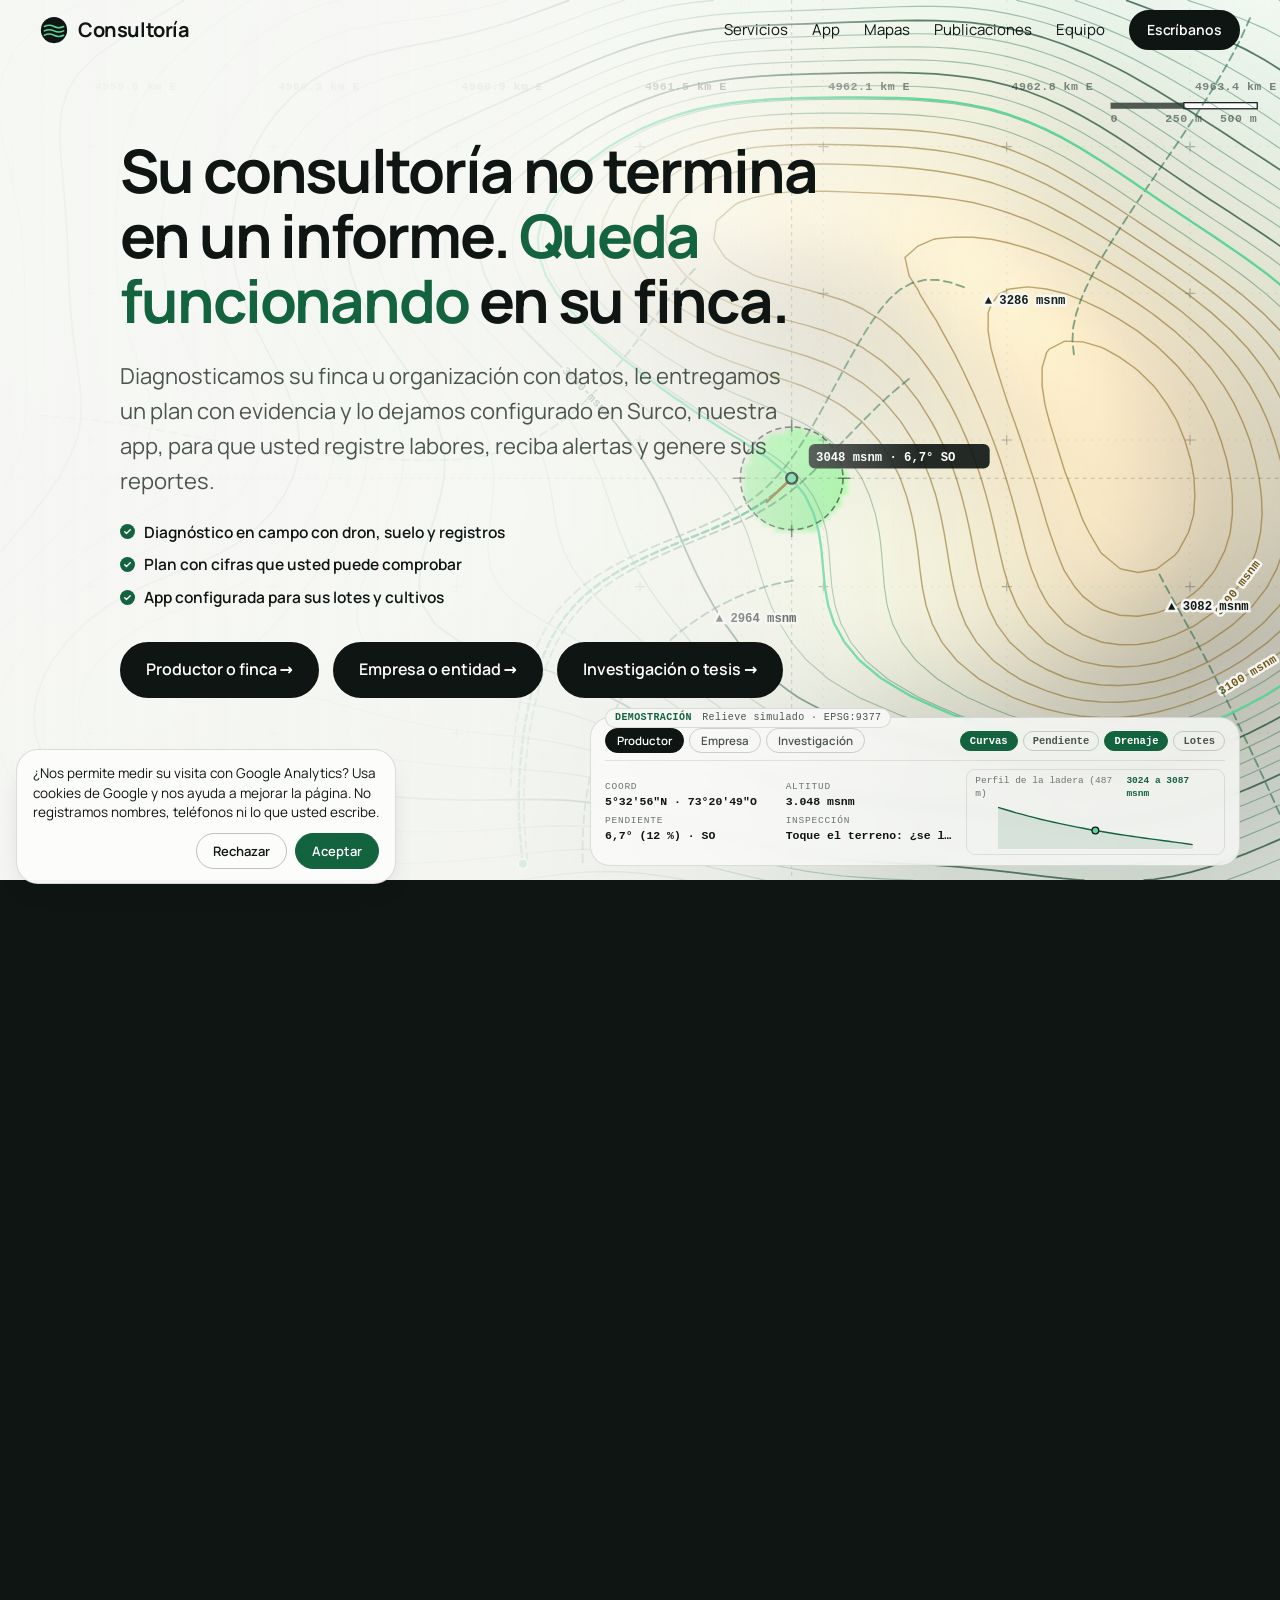
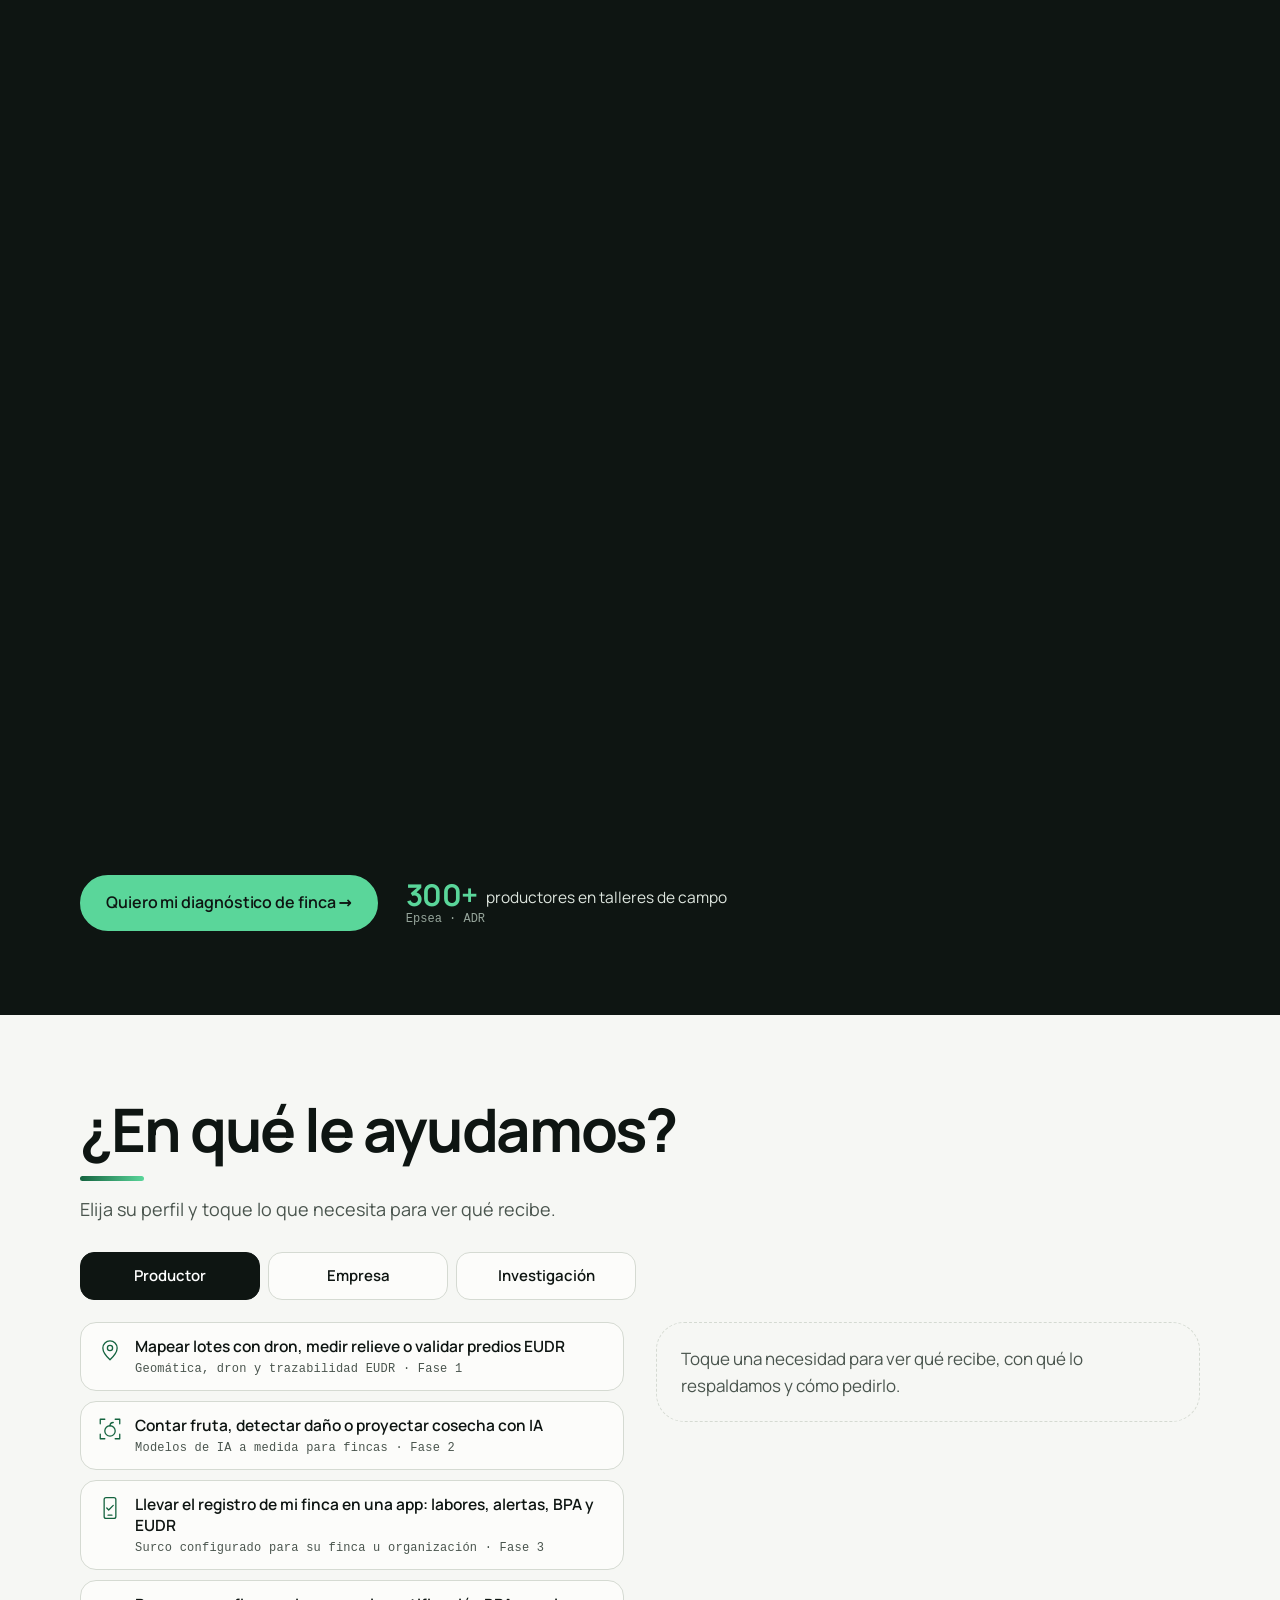
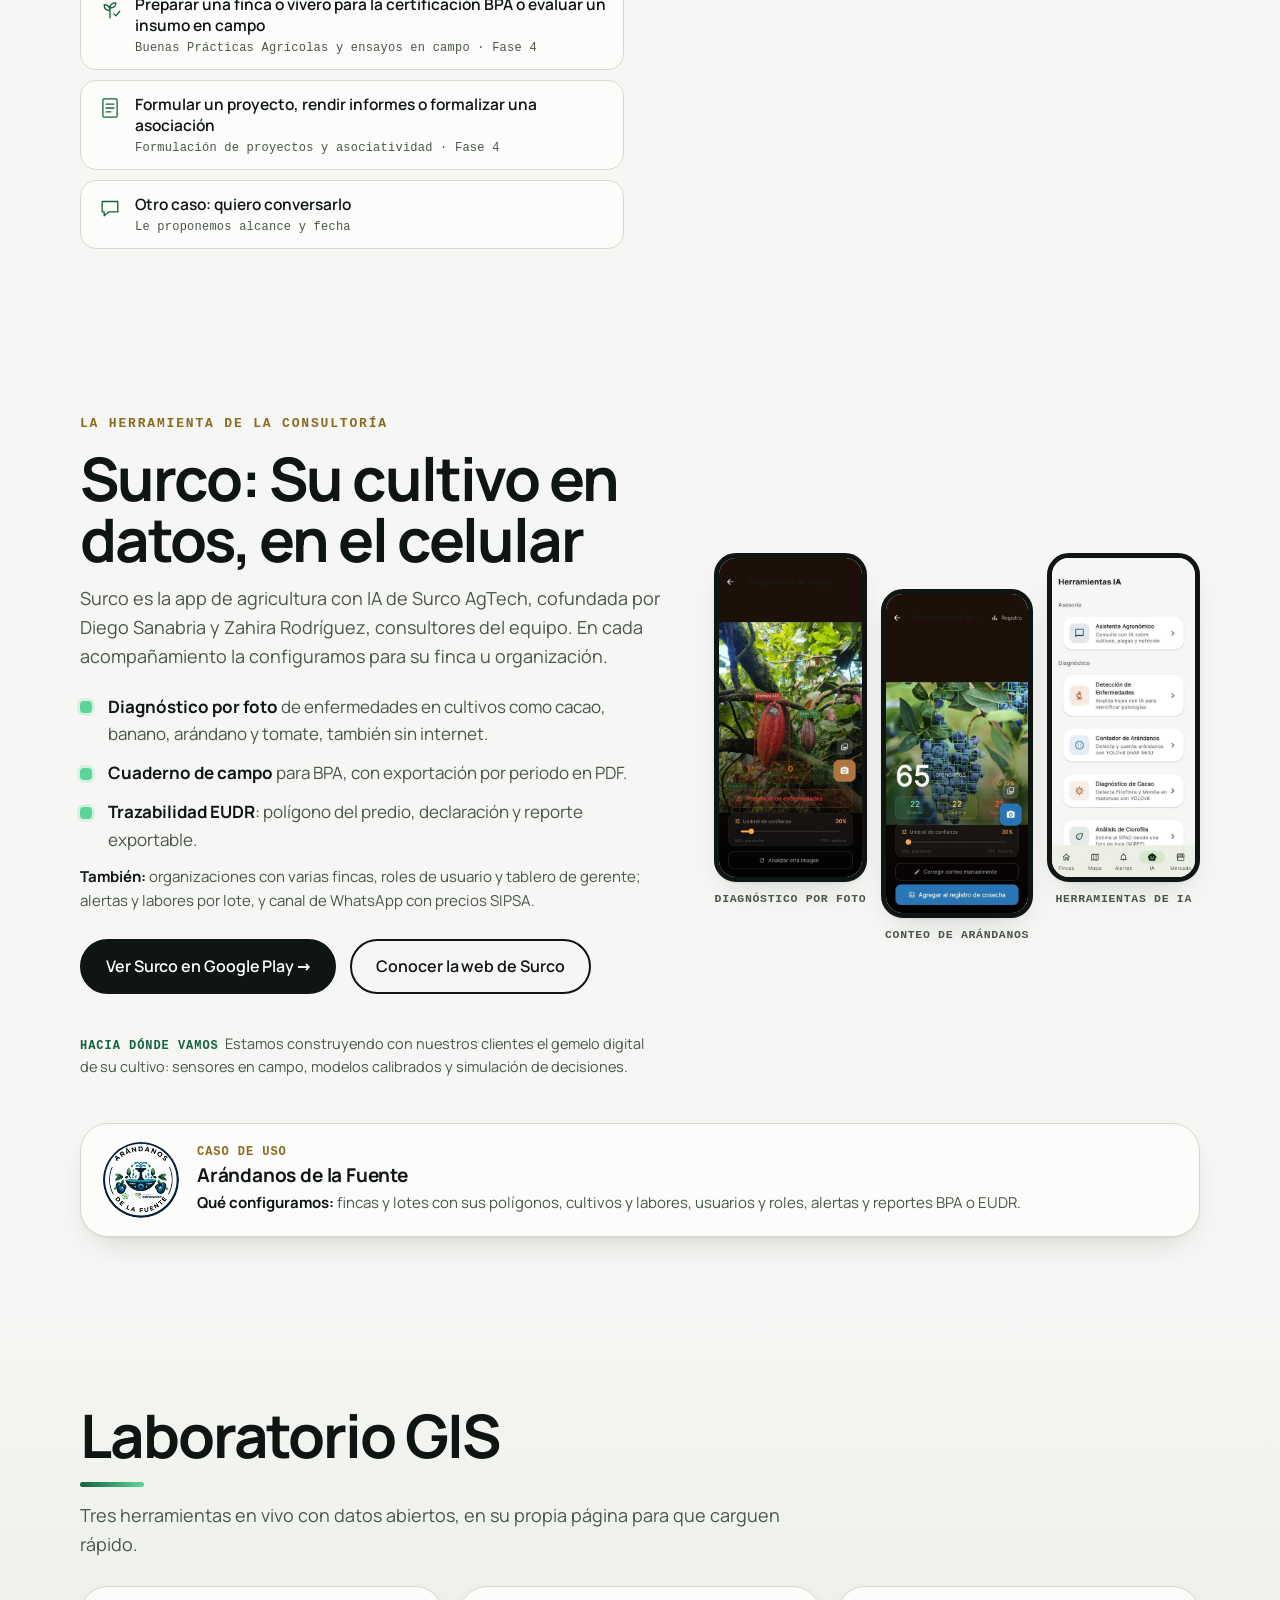
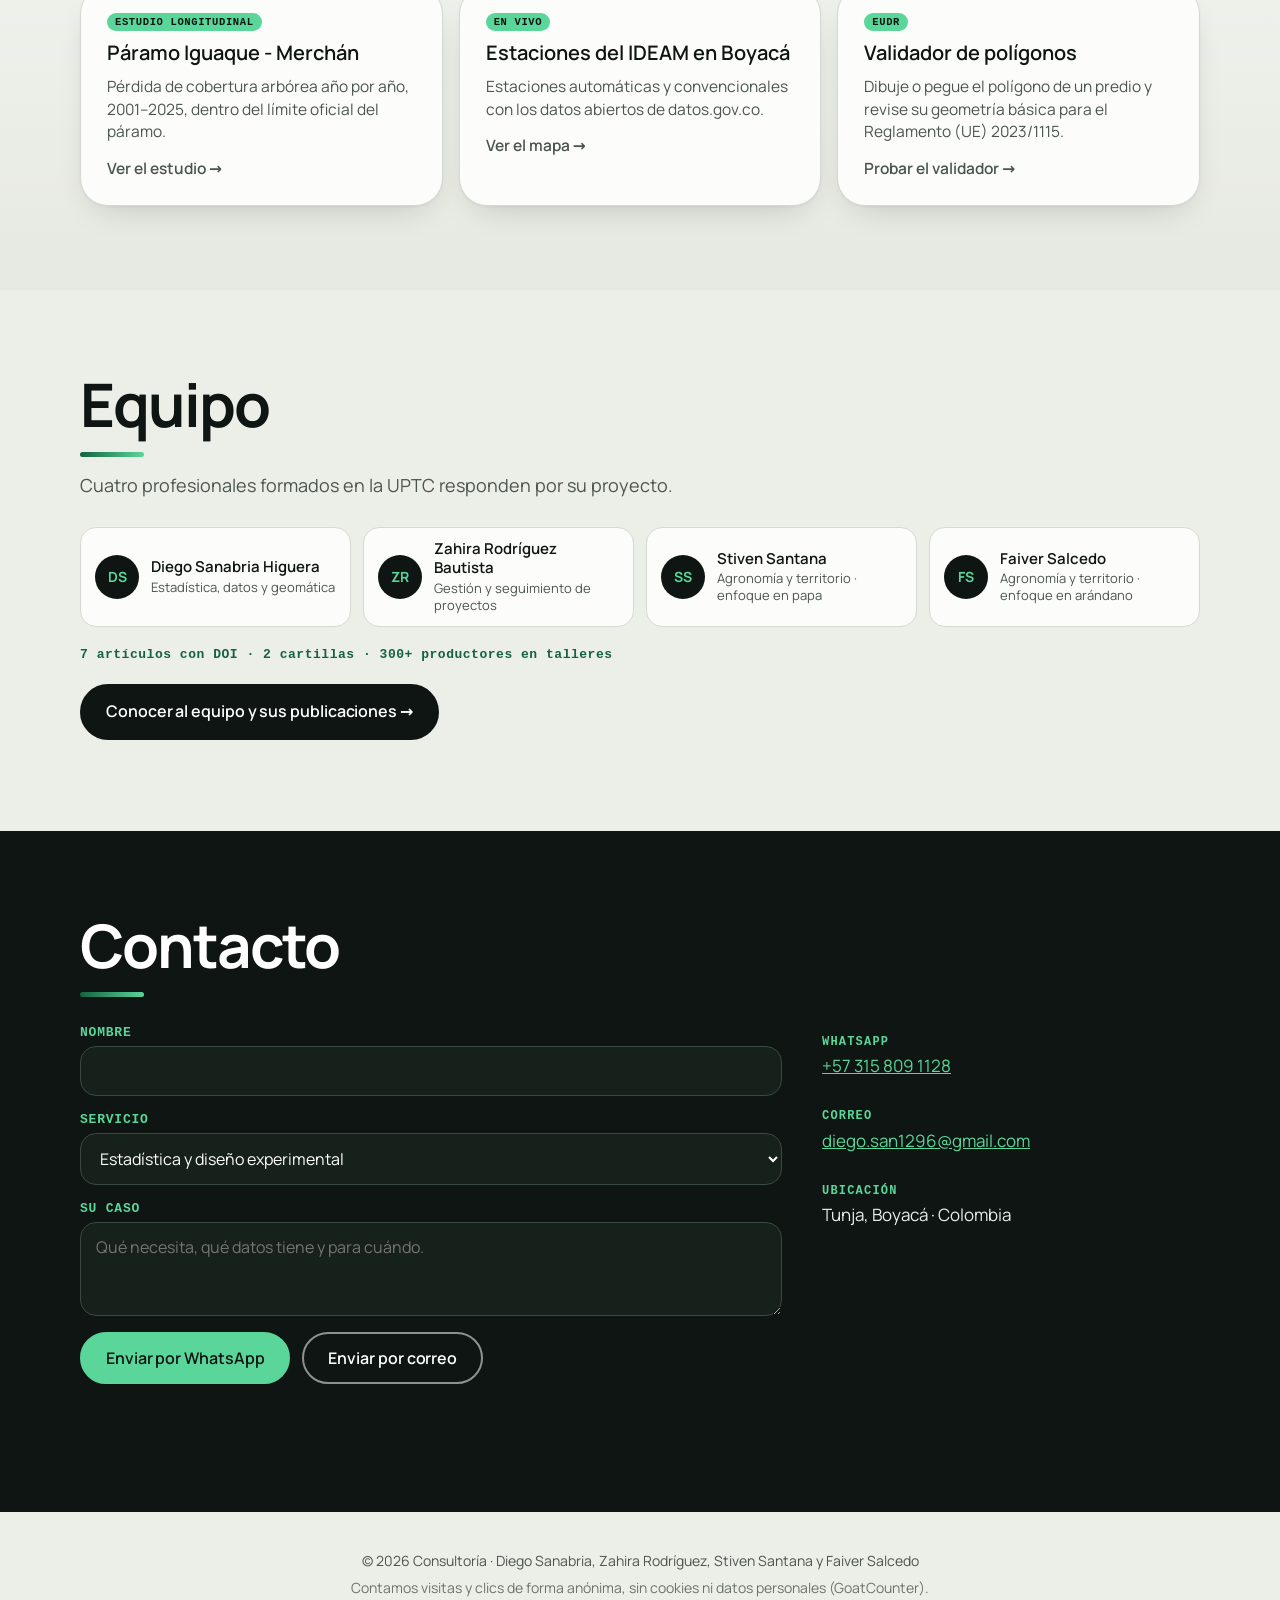
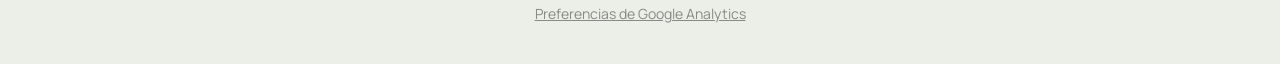
<file: index.html>
<!doctype html>
<html lang="es">
<head>
<meta charset="utf-8">
<meta name="viewport" content="width=device-width, initial-scale=1">
<title>Consultoría · Estadística, datos y proyectos para el agro y la academia</title>
<meta name="description" content="Consultoría académica, empresarial y agrícola en Tunja, Boyacá: estadística, bibliometría, Power BI, gobernanza de datos, geomática con dron, trazabilidad EUDR, Buenas Prácticas Agrícolas y formulación de proyectos.">
<meta property="og:title" content="Consultoría · Estadística, datos y proyectos para el agro y la academia">
<meta property="og:description" content="Su consultoría no termina en un informe: queda funcionando en su finca. Diagnóstico con datos, plan con evidencia y la app Surco configurada para usted.">
<meta property="og:type" content="website">
<meta property="og:url" content="https://digsh.github.io/consultoria/">
<meta property="og:image" content="https://digsh.github.io/consultoria/og-portada.png">
<meta property="og:image:width" content="1200">
<meta property="og:image:height" content="630">
<meta property="og:image:alt" content="Consultoría: estadística, datos y proyectos para el agro y la academia">
<meta property="og:locale" content="es_CO">
<meta name="twitter:card" content="summary_large_image">
<link rel="canonical" href="https://digsh.github.io/consultoria/">
<meta name="theme-color" content="#f6f7f4">
<link rel="icon" href="favicon.svg" type="image/svg+xml">
<script type="application/ld+json">
{"@context":"https://schema.org","@type":"ProfessionalService","name":"Consultoría","url":"https://digsh.github.io/consultoria/",
 "description":"Consultoría académica y empresarial: estadística, datos, proyectos, dron e inteligencia artificial para el agro y la academia.",
 "areaServed":{"@type":"Country","name":"Colombia"},
 "address":{"@type":"PostalAddress","addressLocality":"Tunja","addressRegion":"Boyacá","addressCountry":"CO"},
 "knowsAbout":["Estadística","Bibliometría","Power BI","Gobernanza de datos","Fotogrametría","Análisis geoespacial","Trazabilidad EUDR","Inteligencia artificial aplicada al agro"],
 "employee":[
  {"@type":"Person","name":"Diego Sanabria Higuera","jobTitle":"Ingeniero Agrónomo y Especialista en Estadística","sameAs":"https://orcid.org/0009-0007-3157-6140"},
  {"@type":"Person","name":"Zahira Rodríguez Bautista","jobTitle":"Administradora de Empresas","sameAs":"https://orcid.org/0009-0004-4188-8488"},
  {"@type":"Person","name":"Stiven Santana","jobTitle":"Ingeniero Agrónomo, Especialista en Desarrollo Territorial"},
  {"@type":"Person","name":"Faiver Salcedo","jobTitle":"Ingeniero Agrónomo, Especialista en Desarrollo Territorial"}]}
</script>
<link rel="preload" href="vendor/fonts/manrope/Manrope-latin.woff2" as="font" type="font/woff2" crossorigin>
<link rel="stylesheet" href="styles.css?v=20261128z">
</head>
<body>
<a class="saltar" href="#contenido">Saltar al contenido</a>

<header class="barra" id="barra">
  <a class="marca" href="#inicio" aria-label="Consultoría, inicio">
    <svg viewBox="0 0 32 32" width="28" height="28" aria-hidden="true"><use href="#logo"/></svg>
    <span>Consultoría</span>
  </a>
  <nav aria-label="Principal">
    <button type="button" class="menu-btn" id="menu-btn" aria-expanded="false" aria-controls="nav-enlaces">Menú</button>
    <div class="enlaces" id="nav-enlaces">
      <a href="#servicios">Servicios</a>
      <a href="#surco">App</a>
      <a href="laboratorio.html">Mapas</a>
      <a href="equipo.html#evidencia">Publicaciones</a>
      <a href="#equipo">Equipo</a>
    </div>
    <a class="boton boton-chico" href="#contacto">Escríbanos</a>
  </nav>
</header>

<main id="contenido" tabindex="-1">
<!-- ============ INICIO ============ -->
<section class="hero" id="inicio">
  <svg class="relieve" id="relieve" viewBox="0 0 1200 720" preserveAspectRatio="xMidYMid slice" aria-hidden="true"></svg>
  <div class="hero-in">
    <h1>Su consultoría no termina en un informe. <em>Queda funcionando</em> en su finca.</h1>
    <p class="lema">Diagnosticamos su finca u organización con datos, le entregamos un plan con evidencia y lo dejamos configurado en Surco, nuestra app, para que usted registre labores, reciba alertas y genere sus reportes.</p>
    <ul class="hero-vin">
      <li>Diagnóstico en campo con dron, suelo y registros</li>
      <li>Plan con cifras que usted puede comprobar</li>
      <li>App configurada para sus lotes y cultivos</li>
    </ul>
    <div class="hero-acc">
      <a class="boton" href="#proceso" data-linea="productor">Productor o finca <span aria-hidden="true">→</span></a>
      <a class="boton" href="#proceso" data-linea="empresarial">Empresa o entidad <span aria-hidden="true">→</span></a>
      <a class="boton" href="#proceso" data-linea="academica">Investigación o tesis <span aria-hidden="true">→</span></a>
    </div>
  </div>
  <aside class="hero-nota gis-hud" id="gis-hud" aria-label="Consola GIS de demostración, con relieve simulado">
    <span class="hud-crs"><b>DEMOSTRACIÓN</b> Relieve simulado · EPSG:9377</span>
    <div class="hud-bar">
      <div class="hud-pfs" role="group" aria-label="Diagnóstico de ejemplo para">
        <span class="hud-pfs-k">Diagnóstico para</span>
        <button type="button" class="hud-chip hud-pf" data-perfil="productor" aria-pressed="true">Productor</button>
        <button type="button" class="hud-chip hud-pf" data-perfil="empresarial" aria-pressed="false">Empresa</button>
        <button type="button" class="hud-chip hud-pf" data-perfil="academica" aria-pressed="false">Investigación</button>
      </div>
      <div class="hud-capas" role="group" aria-label="Capas del visor topográfico">
        <button type="button" class="hud-chip" data-capa="curvas" aria-pressed="true">Curvas</button>
        <button type="button" class="hud-chip" data-capa="pendiente" aria-pressed="false">Pendiente</button>
        <button type="button" class="hud-chip" data-capa="hidro" aria-pressed="true">Drenaje</button>
        <button type="button" class="hud-chip" data-capa="lotes" aria-pressed="false">Lotes</button>
      </div>
    </div>
    <div class="hud-cuerpo">
      <div class="hud-tele">
        <div><span class="k">COORD</span><span class="v" id="hud-coord">5°33'18"N · 73°20'42"O</span></div>
        <div><span class="k">ALTITUD</span><span class="v" id="hud-cota">2.948 msnm</span></div>
        <div><span class="k">PENDIENTE</span><span class="v" id="hud-pend">16,8° (30,2 %) · NO</span></div>
        <div><span class="k">INSPECCIÓN</span><span class="v" id="hud-obj">Toque el terreno: ¿se le va el suelo?</span></div>
      </div>
      <div class="hud-visor">
        <div class="hud-visor-cab"><span id="hud-perfil-tit">Perfil de la ladera</span><span id="hud-perfil-des">ΔZ 42 m</span></div>
        <svg class="hud-perfil" id="hud-perfil" viewBox="0 0 220 52" aria-hidden="true"></svg>
      </div>
    </div>
    <div class="hud-diag" id="hud-diag" hidden aria-live="polite"></div>
  </aside>
</section>

<!-- ============ CÓMO TRABAJAMOS (4 pasos) ============ -->
<section class="seccion oscura pr-fusion" id="proceso">
  <div class="cab">
    <p class="sobretitulo">Cómo trabajamos</p>
    <h2>De la visita a la app funcionando</h2>
    <p class="sub">Cuatro fases. Al final usted se queda con el plan y con la herramienta para seguirlo. <span class="pr-ayuda">Desplácese para recorrer cada fase.</span></p>
  </div>
  <div class="pr-pista"></div>
  <ol class="pasos">
    <li><span class="num">01</span><h3>Diagnóstico</h3><p>Visitamos su finca, volamos el dron, tomamos suelo y revisamos sus registros.</p></li>
    <li><span class="num">02</span><h3>Análisis y plan</h3><p>Estadística, mapas e IA sobre los datos de su cultivo y de su hato. Le entregamos un plan con metas medibles.</p></li>
    <li><span class="num">03</span><h3>Implementación de app</h3><p>Sus fincas, lotes, cultivos, hato, usuarios y alertas quedan cargados en Surco.</p></li>
    <li><span class="num">04</span><h3>Acompañamiento</h3><p>Seguimiento periódico, reportes BPA o EUDR y ajuste del plan con lo que registra la app.</p></li>
  </ol>
  <div class="cierre-acc">
    <a class="boton" href="#servicios">Quiero mi diagnóstico de finca <span aria-hidden="true">→</span></a>
    <p class="dato-campo"><b>300+</b> productores en talleres de campo <span>Epsea · ADR</span></p>
  </div>
</section>

<!-- ============ SERVICIOS POR PERFIL (27/11/2026: fusiona el embudo y el tablero por fases) ============ -->
<section class="seccion" id="servicios">
  <span id="buscador" class="ancla" aria-hidden="true"></span>
  <div class="cab">
    <h2>¿En qué le ayudamos?</h2>
    <p class="sub">Elija su perfil y toque lo que necesita para ver qué recibe.</p>
  </div>
  <div class="sp-tabs" id="sp-tabs" role="tablist" aria-label="Perfil"></div>
  <div class="sp" id="paso-2">
    <div class="sp-lista" id="sp-lista" role="tabpanel"></div>
    <div class="sp-col" id="sp-col-det"></div>
  </div>
</section>

<!-- ============ SURCO, LA APP DE LA CONSULTORÍA ============ -->
<section class="seccion" id="surco">
  <div class="surco">
    <div class="surco-txt">
      <p class="sobretitulo">La herramienta de la consultoría</p>
      <h2>Surco: Su cultivo en datos, en el celular</h2>
      <p class="sub">Surco es la app de agricultura con IA de Surco AgTech, cofundada por Diego Sanabria y Zahira Rodríguez, consultores del equipo. En cada acompañamiento la configuramos para su finca u organización.</p>
      <ul class="surco-mod">
        <li><b>Diagnóstico por foto</b> de enfermedades en cultivos como cacao, banano, arándano y tomate, también sin internet.</li>
        <li><b>Cuaderno de campo</b> para BPA, con exportación por periodo en PDF.</li>
        <li><b>Trazabilidad EUDR</b>: polígono del predio, declaración y reporte exportable.</li>
      </ul>
      <p class="surco-mas"><b>También:</b> organizaciones con varias fincas, roles de usuario y tablero de gerente; alertas y labores por lote, y canal de WhatsApp con precios SIPSA.</p>
      <div class="hero-acc">
        <a class="boton" href="https://play.google.com/store/apps/details?id=com.surco.app" target="_blank" rel="noopener">Ver Surco en Google Play <span aria-hidden="true">→</span></a>
        <a class="boton boton-claro" href="https://digsh.github.io/Surco-Agrotech/" target="_blank" rel="noopener">Conocer la web de Surco</a>
      </div>
      <p class="surco-rumbo"><b>Hacia dónde vamos</b>Estamos construyendo con nuestros clientes el gemelo digital de su cultivo: sensores en campo, modelos calibrados y simulación de decisiones.</p>
    </div>
    <div class="surco-pantallas" role="group" aria-label="Pantallas de la app Surco">
      <figure><img src="img/surco/diagnostico-cacao.jpg" width="400" height="894" loading="lazy" alt="Pantalla de Surco: diagnóstico por foto de una mazorca de cacao con las zonas afectadas marcadas"><figcaption>Diagnóstico por foto</figcaption></figure>
      <figure><img src="img/surco/conteo-arandanos.jpg" width="400" height="894" loading="lazy" alt="Pantalla de Surco: conteo de arándanos por foto, con los frutos detectados marcados en la imagen"><figcaption>Conteo de arándanos</figcaption></figure>
      <figure><img src="img/surco/herramientas-ia.jpg" width="400" height="894" loading="lazy" alt="Pantalla de Surco: menú de herramientas de IA con asistente agronómico y detección de enfermedades"><figcaption>Herramientas de IA</figcaption></figure>
    </div>
  </div>
  <aside class="surco-caso" aria-label="Caso de uso">
    <img src="img/aliados/arandanos-de-la-fuente.jpg" width="120" height="120" alt="Logo de Arándanos de la Fuente" loading="lazy">
    <div>
      <p class="k">Caso de uso</p>
      <h3>Arándanos de la Fuente</h3>
      <p><b>Qué configuramos:</b> fincas y lotes con sus polígonos, cultivos y labores, usuarios y roles, alertas y reportes BPA o EUDR.</p>
    </div>
  </aside>
</section>

<!-- ============ LABORATORIO GIS: aviso; los visores viven en laboratorio.html ============ -->
<section class="seccion gis lab-aviso" id="mapas">
  <div class="cab">
    <h2>Laboratorio GIS</h2>
    <p class="sub">Tres herramientas en vivo con datos abiertos, en su propia página para que carguen rápido.</p>
  </div>
  <div class="lab-tarjetas">
    <a class="tarjeta lab-t" href="laboratorio.html#iguaque">
      <span class="etiqueta">estudio longitudinal</span>
      <b>Páramo Iguaque - Merchán</b>
      <span>Pérdida de cobertura arbórea año por año, 2001–2025, dentro del límite oficial del páramo.</span>
      <span class="lab-ir">Ver el estudio</span>
    </a>
    <a class="tarjeta lab-t" href="laboratorio.html#ideam">
      <span class="etiqueta">en vivo</span>
      <b>Estaciones del IDEAM en Boyacá</b>
      <span>Estaciones automáticas y convencionales con los datos abiertos de datos.gov.co.</span>
      <span class="lab-ir">Ver el mapa</span>
    </a>
    <a class="tarjeta lab-t" href="laboratorio.html#eudr">
      <span class="etiqueta">EUDR</span>
      <b>Validador de polígonos</b>
      <span>Dibuje o pegue el polígono de un predio y revise su geometría básica para el Reglamento (UE) 2023/1115.</span>
      <span class="lab-ir">Probar el validador</span>
    </a>
  </div>
</section>

<!-- ============ EQUIPO: franja de confianza; el detalle y las publicaciones viven en equipo.html ============ -->
<section class="seccion claro2 eq-franja" id="equipo">
  <div class="cab">
    <h2>Equipo</h2>
    <p class="sub">Cuatro profesionales formados en la UPTC responden por su proyecto.</p>
  </div>
  <ul class="eq-mini" id="eq-mini"></ul>
  <p class="eq-dato" id="eq-dato"></p>
  <p class="eq-acc"><a class="boton" href="equipo.html">Conocer al equipo y sus publicaciones <span aria-hidden="true">→</span></a></p>
</section>

<!-- ============ VOCES (solo visible si hay testimonios o ?demo=1) ============ -->
<section class="seccion" id="voces" hidden>
  <div class="cab">
    <h2>Voces</h2>
  </div>
  <div class="voces" id="voces-lista"></div>
</section>

<!-- ============ CONTACTO ============ -->
<section class="seccion oscura cierre" id="contacto">
  <div class="cab">
    <h2>Contacto</h2>
  </div>
  <div class="contacto-grid">
    <form class="formu" id="formu" novalidate>
      <label>Nombre<input name="nombre" autocomplete="name" required></label>
      <label>Servicio
        <select name="servicio" id="f-servicio"></select>
      </label>
      <label>Su caso<textarea name="caso" rows="3" required placeholder="Qué necesita, qué datos tiene y para cuándo."></textarea></label>
      <div class="formu-acc">
        <button class="boton" type="submit" data-via="whatsapp">Enviar por WhatsApp</button>
        <button class="boton boton-claro" type="submit" data-via="correo">Enviar por correo</button>
      </div>
      <p class="formu-aviso" id="formu-aviso" role="status" aria-live="polite"></p>
    </form>
    <div class="datos-contacto">
      <p><b>WhatsApp</b><br><a id="c-wa" href="#"></a></p>
      <p><b>Correo</b><br><a id="c-mail" href="#"></a></p>
      <p><b>Ubicación</b><br>Tunja, Boyacá · Colombia</p>
    </div>
  </div>
</section>
</main>

<footer class="pie">
  <p>© 2026 Consultoría · Diego Sanabria, Zahira Rodríguez, Stiven Santana y Faiver Salcedo</p>
  <p class="pie-s" id="aviso-medicion" hidden>Contamos visitas y clics de forma anónima, sin cookies ni datos personales (GoatCounter).</p>
  <p class="pie-s"><button type="button" class="permiso-cambiar" id="permiso-cambiar" hidden>Preferencias de Google Analytics</button></p>
</footer>

<div class="permiso" id="permiso" role="dialog" aria-label="Permiso para medir con Google Analytics" hidden>
  <p>¿Nos permite medir su visita con Google Analytics? Usa cookies de Google y nos ayuda a mejorar la página. No registramos nombres, teléfonos ni lo que usted escribe.</p>
  <div class="permiso-acc">
    <button type="button" class="permiso-no" data-permiso="no">Rechazar</button>
    <button type="button" class="permiso-si" data-permiso="si">Aceptar</button>
  </div>
</div>

<!-- símbolos reutilizables -->
<svg width="0" height="0" style="position:absolute" aria-hidden="true">
  <defs>
    <symbol id="logo" viewBox="0 0 32 32"><circle cx="16" cy="16" r="15" fill="#0e1512"/><path d="M5 22c4-2 7-2 11 0s7 2 11 0M5 17c4-2 7-2 11 0s7 2 11 0M5 12c4-2 7-2 11 0s7 2 11 0" fill="none" stroke="#5ad69a" stroke-width="1.8" stroke-linecap="round"/></symbol>
    <symbol id="i-tesis" viewBox="0 0 40 40"><path d="M6 32V8M6 32h30" /><rect x="11" y="20" width="5" height="12"/><rect x="19" y="12" width="5" height="20"/><rect x="27" y="17" width="5" height="15"/></symbol>
    <symbol id="i-biblio" viewBox="0 0 40 40"><circle cx="17" cy="17" r="9"/><path d="M24 24l10 10M13 17h8M17 13v8"/></symbol>
    <symbol id="i-bi" viewBox="0 0 40 40"><rect x="5" y="7" width="30" height="26" rx="2"/><path d="M10 27v-6M16 27V15M22 27v-9M28 27V12"/></symbol>
    <symbol id="i-geo" viewBox="0 0 40 40"><path d="M20 35s11-10 11-18a11 11 0 1 0-22 0c0 8 11 18 11 18z"/><circle cx="20" cy="17" r="4"/></symbol>
    <symbol id="i-proyectos" viewBox="0 0 40 40"><rect x="9" y="6" width="22" height="28" rx="2"/><path d="M14 14h12M14 20h12M14 26h7"/></symbol>
    <symbol id="i-ia" viewBox="0 0 40 40"><circle cx="20" cy="23" r="8"/><path d="M20 15c0-3 2-5 5-5M5 12V5h7M28 5h7v7M5 28v7h7M35 28v7h-7"/></symbol>
    <symbol id="i-bpa" viewBox="0 0 40 40"><path d="M20 35V17M20 24c-6 0-9-4-9-9 6 0 9 3 9 9zM20 20c0-5 3-8 9-8 0 5-3 8-9 8z"/><path d="M26 29l3 3 6-7"/></symbol>
    <symbol id="i-app" viewBox="0 0 40 40"><rect x="11" y="4" width="18" height="32" rx="3"/><path d="M17 31h6M15 20l3 3 7-7"/></symbol>
    <symbol id="i-etl" viewBox="0 0 40 40"><ellipse cx="20" cy="9" rx="11" ry="4"/><path d="M9 9v10c0 2 5 4 11 4s11-2 11-4V9M9 19v10c0 2 5 4 11 4s11-2 11-4V19"/></symbol>
  </defs>
</svg>

<script src="datos.js?v=20261128u"></script>
<script src="comun.js?v=20261128t"></script>
<script src="app.js?v=20261128x"></script>
<script src="proceso.js?v=20261128y"></script>
</body>
</html>
</file>
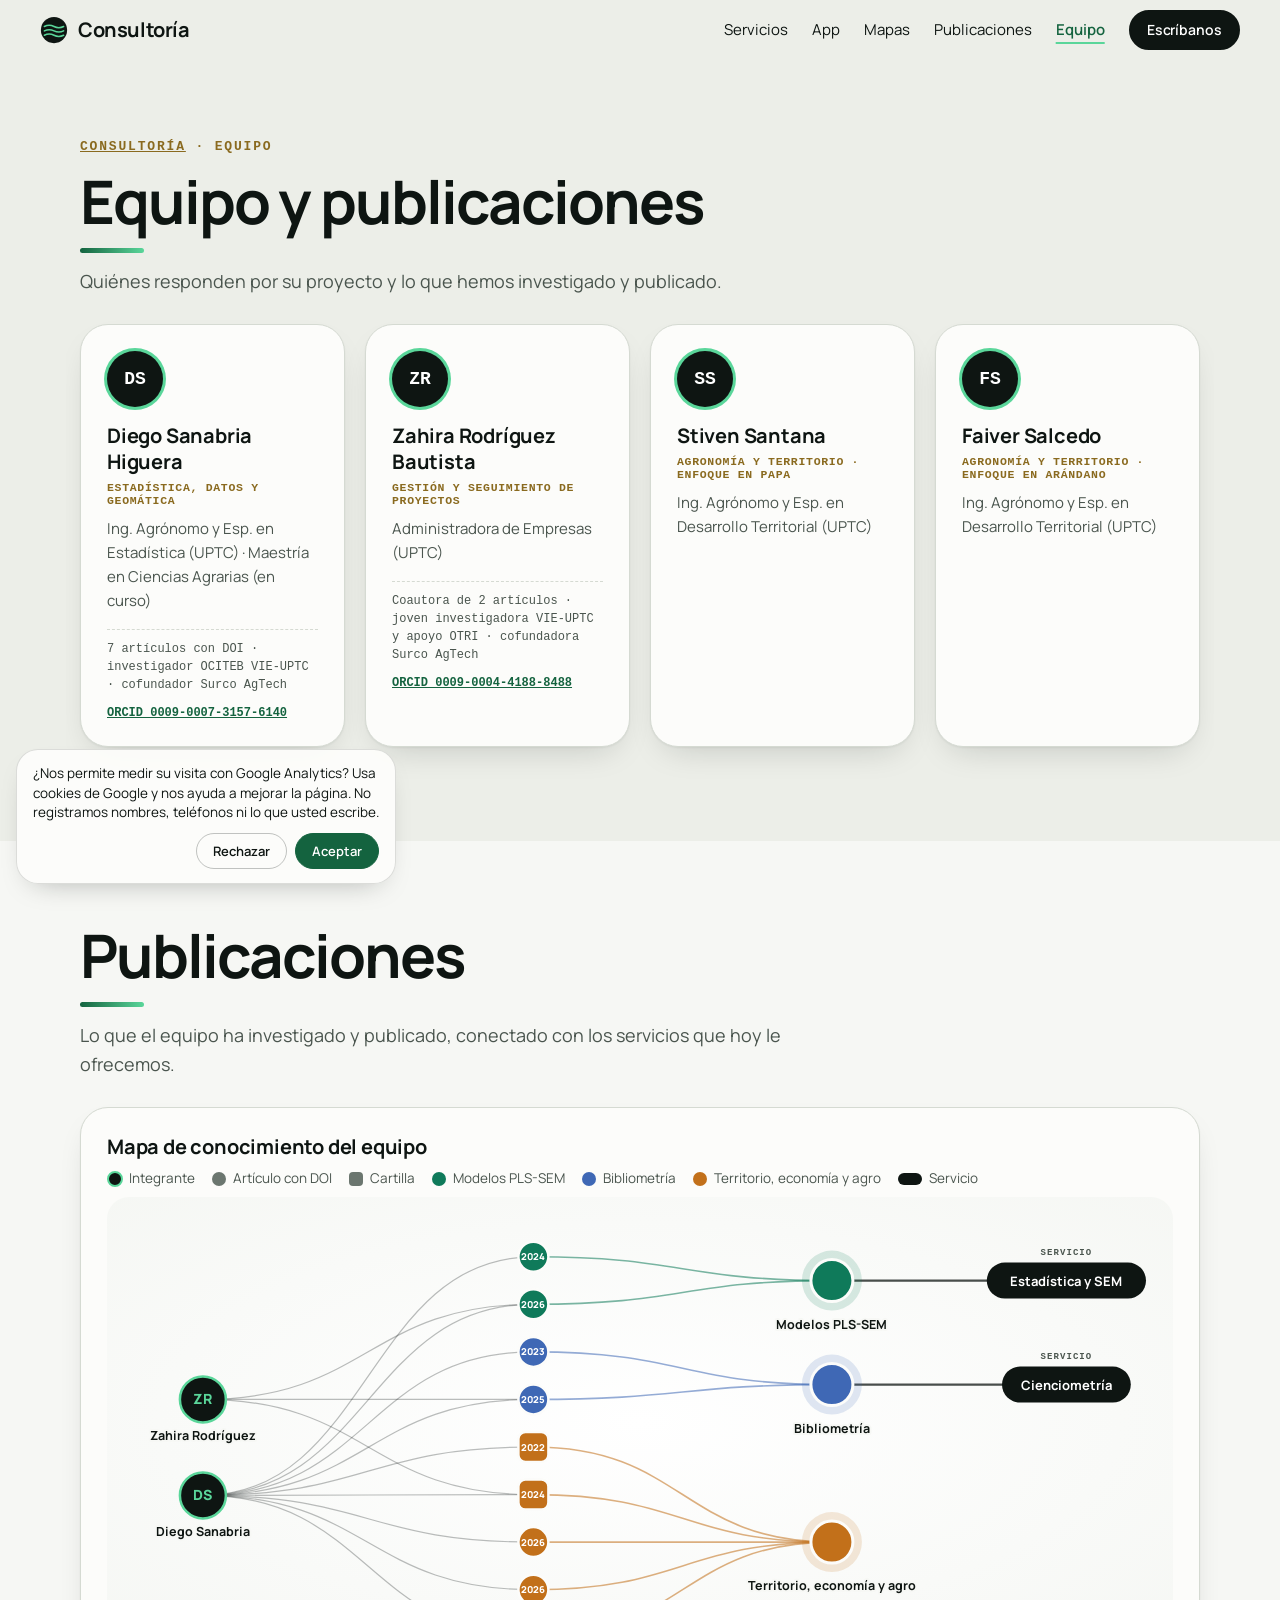
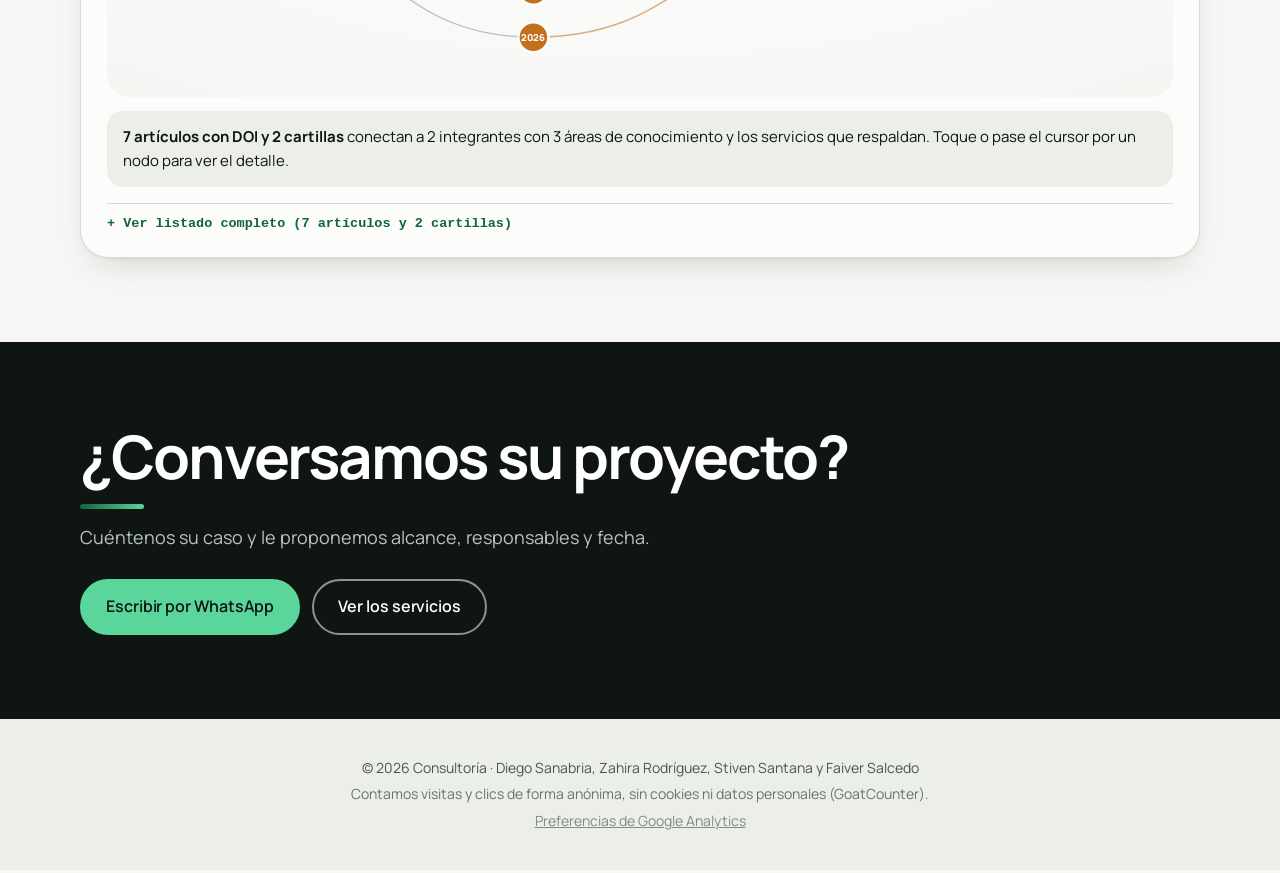
<file: equipo.html>
<!doctype html>
<html lang="es">
<head>
<meta charset="utf-8">
<meta name="viewport" content="width=device-width, initial-scale=1">
<title>Equipo y publicaciones · Consultoría</title>
<meta name="description" content="Equipo de la consultoría (UPTC, Tunja): estadística, datos, geomática, gestión de proyectos y agronomía, con sus artículos con DOI y cartillas.">
<meta property="og:title" content="Equipo y publicaciones · Consultoría">
<meta property="og:description" content="Quiénes responden por su proyecto y lo que el equipo ha investigado y publicado.">
<meta property="og:type" content="website">
<meta property="og:url" content="https://digsh.github.io/consultoria/equipo.html">
<meta property="og:image" content="https://digsh.github.io/consultoria/og-portada.png">
<meta property="og:image:width" content="1200">
<meta property="og:image:height" content="630">
<meta property="og:locale" content="es_CO">
<meta name="twitter:card" content="summary_large_image">
<link rel="canonical" href="https://digsh.github.io/consultoria/equipo.html">
<meta name="theme-color" content="#f6f7f4">
<link rel="icon" href="favicon.svg" type="image/svg+xml">
<link rel="preload" href="vendor/fonts/manrope/Manrope-latin.woff2" as="font" type="font/woff2" crossorigin>
<link rel="stylesheet" href="styles.css?v=20261128z">
</head>
<body>
<a class="saltar" href="#contenido">Saltar al contenido</a>

<header class="barra" id="barra">
  <a class="marca" href="index.html" aria-label="Consultoría, inicio">
    <svg viewBox="0 0 32 32" width="28" height="28" aria-hidden="true"><use href="#logo"/></svg>
    <span>Consultoría</span>
  </a>
  <nav aria-label="Principal">
    <button type="button" class="menu-btn" id="menu-btn" aria-expanded="false" aria-controls="nav-enlaces">Menú</button>
    <div class="enlaces" id="nav-enlaces">
      <a href="index.html#servicios">Servicios</a>
      <a href="index.html#surco">App</a>
      <a href="laboratorio.html">Mapas</a>
      <a href="equipo.html#evidencia">Publicaciones</a>
      <a href="equipo.html" aria-current="page">Equipo</a>
    </div>
    <a class="boton boton-chico" href="index.html#contacto">Escríbanos</a>
  </nav>
</header>

<main id="contenido" tabindex="-1">
<section class="seccion claro2 eq-pag" id="equipo">
  <div class="cab">
    <p class="sobretitulo"><a href="index.html">Consultoría</a> · Equipo</p>
    <h1>Equipo y publicaciones</h1>
    <p class="sub">Quiénes responden por su proyecto y lo que hemos investigado y publicado.</p>
  </div>
  <div class="carrusel" id="equipo-car" role="region" aria-roledescription="carrusel" aria-label="Integrantes del equipo">
    <button type="button" class="car-flecha" id="car-prev" aria-label="Integrante anterior">‹</button>
    <div class="equipo" id="equipo-lista" tabindex="0"></div>
    <button type="button" class="car-flecha" id="car-next" aria-label="Integrante siguiente">›</button>
  </div>
  <div class="car-pts" id="equipo-pts" aria-label="Posición en el carrusel"></div>
</section>

<section class="seccion" id="evidencia">
  <div class="cab">
    <h2>Publicaciones</h2>
    <p class="sub">Lo que el equipo ha investigado y publicado, conectado con los servicios que hoy le ofrecemos.</p>
  </div>

  <figure class="tarjeta ancha" id="publicaciones">
    <figcaption>
      <h3>Mapa de conocimiento del equipo</h3>
      <div class="kg-ley" id="g-leyenda"></div>
    </figcaption>
    <div class="lienzo kg" id="g-pubs"></div>
    <div class="detalle-pub" id="detalle-pub" aria-live="polite"></div>
    <details class="mas-pubs">
      <summary>Ver listado completo (7 artículos y 2 cartillas)</summary>
      <ul class="pubs" id="lista-pubs"></ul>
      <ul class="pubs" id="lista-cartillas"></ul>
    </details>
  </figure>
</section>

<section class="seccion oscura cierre lab-cierre" id="eq-contacto">
  <div class="cab">
    <h2>¿Conversamos su proyecto?</h2>
    <p class="sub">Cuéntenos su caso y le proponemos alcance, responsables y fecha.</p>
  </div>
  <div class="lab-acc">
    <a class="boton" data-wa="Hola, vi el equipo de la consultoría y quiero hablar de mi proyecto." target="_blank" rel="noopener">Escribir por WhatsApp</a>
    <a class="boton boton-claro" href="index.html#servicios">Ver los servicios</a>
  </div>
</section>
</main>

<footer class="pie">
  <p>© 2026 Consultoría · Diego Sanabria, Zahira Rodríguez, Stiven Santana y Faiver Salcedo</p>
  <p class="pie-s" id="aviso-medicion" hidden>Contamos visitas y clics de forma anónima, sin cookies ni datos personales (GoatCounter).</p>
  <p class="pie-s"><button type="button" class="permiso-cambiar" id="permiso-cambiar" hidden>Preferencias de Google Analytics</button></p>
</footer>

<div class="permiso" id="permiso" role="dialog" aria-label="Permiso para medir con Google Analytics" hidden>
  <p>¿Nos permite medir su visita con Google Analytics? Usa cookies de Google y nos ayuda a mejorar la página. No registramos nombres, teléfonos ni lo que usted escribe.</p>
  <div class="permiso-acc">
    <button type="button" class="permiso-no" data-permiso="no">Rechazar</button>
    <button type="button" class="permiso-si" data-permiso="si">Aceptar</button>
  </div>
</div>

<!-- símbolos reutilizables -->
<svg width="0" height="0" style="position:absolute" aria-hidden="true">
  <defs>
    <symbol id="logo" viewBox="0 0 32 32"><circle cx="16" cy="16" r="15" fill="#0e1512"/><path d="M5 22c4-2 7-2 11 0s7 2 11 0M5 17c4-2 7-2 11 0s7 2 11 0M5 12c4-2 7-2 11 0s7 2 11 0" fill="none" stroke="#5ad69a" stroke-width="1.8" stroke-linecap="round"/></symbol>
    <symbol id="i-tesis" viewBox="0 0 40 40"><path d="M6 32V8M6 32h30" /><rect x="11" y="20" width="5" height="12"/><rect x="19" y="12" width="5" height="20"/><rect x="27" y="17" width="5" height="15"/></symbol>
    <symbol id="i-biblio" viewBox="0 0 40 40"><circle cx="17" cy="17" r="9"/><path d="M24 24l10 10M13 17h8M17 13v8"/></symbol>
    <symbol id="i-bi" viewBox="0 0 40 40"><rect x="5" y="7" width="30" height="26" rx="2"/><path d="M10 27v-6M16 27V15M22 27v-9M28 27V12"/></symbol>
    <symbol id="i-geo" viewBox="0 0 40 40"><path d="M20 35s11-10 11-18a11 11 0 1 0-22 0c0 8 11 18 11 18z"/><circle cx="20" cy="17" r="4"/></symbol>
    <symbol id="i-proyectos" viewBox="0 0 40 40"><rect x="9" y="6" width="22" height="28" rx="2"/><path d="M14 14h12M14 20h12M14 26h7"/></symbol>
    <symbol id="i-ia" viewBox="0 0 40 40"><circle cx="20" cy="23" r="8"/><path d="M20 15c0-3 2-5 5-5M5 12V5h7M28 5h7v7M5 28v7h7M35 28v7h-7"/></symbol>
    <symbol id="i-bpa" viewBox="0 0 40 40"><path d="M20 35V17M20 24c-6 0-9-4-9-9 6 0 9 3 9 9zM20 20c0-5 3-8 9-8 0 5-3 8-9 8z"/><path d="M26 29l3 3 6-7"/></symbol>
    <symbol id="i-app" viewBox="0 0 40 40"><rect x="11" y="4" width="18" height="32" rx="3"/><path d="M17 31h6M15 20l3 3 7-7"/></symbol>
    <symbol id="i-etl" viewBox="0 0 40 40"><ellipse cx="20" cy="9" rx="11" ry="4"/><path d="M9 9v10c0 2 5 4 11 4s11-2 11-4V9M9 19v10c0 2 5 4 11 4s11-2 11-4V19"/></symbol>
  </defs>
</svg>

<script src="datos.js?v=20261128u"></script>
<script src="comun.js?v=20261128t"></script>
<script src="app.js?v=20261128v"></script>
</body>
</html>
</file>
<file: styles.css>
/* Manrope (SIL Open Font License 1.1, alojada en el sitio: vendor/fonts/manrope/). Variable 200-800, sin cursiva. */
@font-face{font-family:"Manrope";src:url("vendor/fonts/manrope/Manrope-latin.woff2") format("woff2");font-weight:200 800;font-style:normal;font-display:swap;
  unicode-range:U+0000-00FF,U+0131,U+0152-0153,U+02BB-02BC,U+02C6,U+02DA,U+02DC,U+0304,U+0308,U+0329,U+2000-206F,U+20AC,U+2122,U+2191,U+2193,U+2212,U+2215,U+FEFF,U+FFFD}
@font-face{font-family:"Manrope";src:url("vendor/fonts/manrope/Manrope-latin-ext.woff2") format("woff2");font-weight:200 800;font-style:normal;font-display:swap;
  unicode-range:U+0100-02BA,U+02BD-02C5,U+02C7-02CC,U+02CE-02D7,U+02DD-02FF,U+0304,U+0308,U+0329,U+1D00-1DBF,U+1E00-1E9F,U+1EF2-1EFF,U+2020,U+20A0-20AB,U+20AD-20C0,U+2113,U+2C60-2C7F,U+A720-A7FF}
:root{
  /* Paleta: negro verdoso, blancos cálidos, verde bosque (sobre claro) y menta (sobre oscuro).
     Bronce = acento secundario (rótulos, series de datos). Ladrillo = solo alertas y pérdida. */
  --papel:#f6f7f4; --papel2:#eceee8; --tinta:#0e1512; --tinta2:#4a554e; --linea:#d5dad2;
  --verde:#14633f; --verde2:#2f8f5e; --menta:#5ad69a; --bronce:#8a6a1f; --alerta:#a8392b;
  --serif:"Iowan Old Style","Palatino Linotype",Palatino,"Book Antiqua",Georgia,serif;
  --display:"Manrope",system-ui,-apple-system,"Segoe UI",Roboto,sans-serif;
  --sans:"Manrope",system-ui,-apple-system,"Segoe UI",Roboto,sans-serif;
  /* radios y sombras de la fase 1 (rediseño 26/11/2026) */
  --r-s:16px; --r-m:22px; --r-l:28px; --r-xl:36px;
  --sombra:0 1px 2px rgba(14,21,18,.05),0 14px 34px -16px rgba(14,21,18,.22);
  --sombra-alta:0 2px 4px rgba(14,21,18,.06),0 26px 50px -20px rgba(14,21,18,.32);
  --mono:ui-monospace,"Cascadia Code",Consolas,monospace;
  --max:1120px;
}
*{box-sizing:border-box}
html{scroll-behavior:smooth;scroll-padding-top:70px}
body{margin:0;background:var(--papel);color:var(--tinta);font:17px/1.6 var(--sans);font-kerning:normal;-webkit-font-smoothing:antialiased}
img,svg{max-width:100%}
a{color:var(--verde)}
.saltar{position:absolute;left:-999px;top:0;background:var(--tinta);color:#fff;padding:8px 14px;z-index:99}
.saltar:focus{left:0}
:focus-visible{outline:3px solid var(--verde2);outline-offset:3px;border-radius:4px}

/* barra */
.barra{position:fixed;inset:0 0 auto 0;z-index:50;display:flex;justify-content:space-between;align-items:center;
  padding:10px clamp(16px,4vw,40px);transition:background .3s,box-shadow .3s}
.barra.sol{background:rgba(14,21,18,.84);-webkit-backdrop-filter:blur(20px) saturate(150%);backdrop-filter:blur(20px) saturate(150%);box-shadow:0 1px 0 rgba(255,255,255,.06)}
.marca{display:flex;gap:10px;align-items:center;text-decoration:none;color:var(--tinta);font-family:var(--display);font-size:20px;font-weight:700;letter-spacing:-.02em;transition:color .3s}
.marca b{font-weight:700}
.barra nav{display:flex;gap:clamp(10px,2vw,24px);align-items:center}
.barra nav a:not(.boton){color:var(--tinta);text-decoration:none;font-size:15px;transition:color .3s}
.barra nav a:not(.boton):hover{color:var(--verde);text-decoration:underline;text-underline-offset:5px}
/* barra ya con scroll: azul tinta con texto claro */
.barra.sol .marca{color:#fff}
.barra.sol .marca svg{background:#dde5de;border-radius:50%}
.barra.sol nav a:not(.boton){color:#dde5de}
.barra.sol nav a:not(.boton):hover{color:var(--menta)}
.barra.sol .boton{background:var(--menta);border-color:var(--menta);color:var(--tinta)}
.barra.sol .boton:hover{background:#fff;border-color:#fff;color:var(--tinta)}

.boton{display:inline-block;background:var(--tinta);color:#fff;padding:13px 24px;border-radius:999px;text-decoration:none;
  font-weight:600;font-size:16px;border:2px solid var(--tinta);cursor:pointer;font-family:var(--sans);transition:transform .15s,background .2s}
.boton:hover{transform:translateY(-2px);background:var(--verde);border-color:var(--verde)}
.boton{position:relative;overflow:hidden;isolation:isolate;letter-spacing:-.005em}
.boton::after{content:"";position:absolute;inset:0;z-index:-1;pointer-events:none;
  background:linear-gradient(110deg,transparent 30%,rgba(255,255,255,.35) 50%,transparent 70%);transform:translateX(-120%)}
@media (prefers-reduced-motion:no-preference){.boton:hover::after{transition:transform .7s ease;transform:translateX(120%)}}
.boton-claro{background:transparent;color:var(--tinta)}
.boton-claro:hover{color:#fff}
.boton-chico{padding:7px 16px;font-size:14px}
.oscura .boton{background:var(--menta);border-color:var(--menta);color:var(--tinta)}
.oscura .boton:hover{background:#fff;border-color:#fff;color:var(--tinta)}
.oscura .boton-claro{background:transparent;color:#fff;border-color:#ffffff88}
.oscura .boton-claro:hover{background:#ffffff22;color:#fff;border-color:#fff}

/* hero */
.hero{position:relative;min-height:min(100svh,880px);display:flex;align-items:center;overflow:hidden;
  background:radial-gradient(120% 90% at 75% 20%,#fbfbf9 0,var(--papel) 60%,var(--papel2) 100%)}
.relieve{position:absolute;inset:0;width:100%;height:100%}
.relieve path.curva{fill:none;stroke:var(--verde);stroke-opacity:.36;stroke-width:1.15;vector-effect:non-scaling-stroke}
.relieve path.curva.maestra{stroke-opacity:.72;stroke-width:1.8}
.relieve path.curva.oro{stroke:#b08a2e;stroke-opacity:.58}
.hero-in{position:relative;max-width:var(--max);margin:0 auto;padding:130px clamp(16px,4vw,40px) 90px;width:100%}
.sobretitulo{font:600 13px/1 var(--mono);letter-spacing:.14em;text-transform:uppercase;color:var(--bronce);margin:0 0 18px}
.oscura .sobretitulo{color:var(--menta)}
h1{font:700 clamp(40px,7vw,92px)/.98 var(--display);margin:0 0 26px;letter-spacing:-.035em;max-width:13em}
h1 em{font-style:normal;color:var(--verde);position:relative}
h1 em::after{content:"";position:absolute;left:0;right:0;bottom:.04em;height:.14em;background:var(--menta);opacity:.7;z-index:-1;border-radius:2px}
.lema{font-size:clamp(18px,2.2vw,22px);max-width:34em;color:var(--tinta2);margin:0 0 34px}
.hero-acc{display:flex;gap:14px;flex-wrap:wrap;margin-bottom:38px}
.sellos{list-style:none;padding:0;margin:0;display:flex;gap:10px;flex-wrap:wrap}
.sellos li{font:500 13px var(--mono);border:1px solid var(--tinta2);padding:6px 12px;border-radius:999px;background:#fcfcfaaa}
.hero-nota{position:absolute;bottom:18px;right:clamp(16px,4vw,40px);font:12px var(--mono);color:var(--tinta2);opacity:.7}

/* secciones */
.seccion{padding:clamp(64px,10vw,120px) clamp(16px,4vw,40px)}
.seccion>*{max-width:var(--max);margin-left:auto;margin-right:auto}
.oscura{background:var(--tinta);color:#e9eee9}
.oscura a{color:var(--menta)}
.claro2{background:var(--papel2)}
.cab{margin-bottom:44px}
h2{font:700 clamp(32px,5vw,60px)/1.02 var(--display);margin:0 0 14px;letter-spacing:-.035em}
h3{font:700 20px/1.3 var(--display);margin:0 0 8px;letter-spacing:-.01em}
/* color explícito de títulos: azul tinta sobre claro, blanco sobre oscuro */
h1,h2,h3{color:var(--tinta)}
.oscura h1,.oscura h2,.oscura h3{color:#fff}
.cab h2::after{content:"";display:block;width:64px;height:5px;margin-top:16px;border-radius:3px;background:linear-gradient(90deg,var(--verde),var(--menta))}
.sub{max-width:40em;color:var(--tinta2);font-size:18px;margin:0}
.oscura .sub{color:#b9c4bc}

/* buscador */
.buscador{display:grid;grid-template-columns:1.1fr .9fr;gap:28px;align-items:start}
.situaciones{display:grid;gap:10px}
.situaciones button{font:inherit;text-align:left;background:#fcfcfa;border:1.5px solid var(--linea);border-radius:20px;padding:14px 18px;
  cursor:pointer;color:var(--tinta);display:flex;gap:12px;align-items:center;transition:all .2s}
.situaciones button::before{content:"";flex:none;width:14px;height:14px;border-radius:50%;border:2px solid var(--verde)}
.situaciones button:hover{border-color:var(--verde);transform:translateX(4px)}
.situaciones button[aria-checked=true]{background:var(--verde);color:#fff;border-color:var(--verde)}
.situaciones button[aria-checked=true]::before{background:var(--menta);border-color:var(--menta)}
.resultado{position:sticky;top:84px;background:var(--tinta);color:#e9eee9;border-radius:var(--r-l) var(--r-l) 72px var(--r-l);box-shadow:var(--sombra-alta);padding:28px;min-height:260px}
.resultado .vacio{color:#96a59b;margin:0}
.resultado h3{color:#fff;font-size:24px}
.resultado dt{font:600 12px var(--mono);letter-spacing:.1em;text-transform:uppercase;color:var(--menta);margin-top:16px}
.resultado dd{margin:4px 0 0}
.resultado .boton{margin-top:22px;background:var(--menta);border-color:var(--menta);color:var(--tinta)}
.resultado .entra{animation:entra .4s both}

/* servicios */
.rejilla{display:grid;grid-template-columns:repeat(auto-fill,minmax(250px,1fr));gap:18px}
.serv{background:#17211c;border:1px solid #2a3830;border-radius:var(--r-m);padding:24px;display:flex;flex-direction:column;gap:10px;transition:transform .25s,border-color .25s}
.serv:hover{transform:translateY(-5px);border-color:var(--menta);box-shadow:0 26px 50px -24px rgba(0,0,0,.6)}
.persona:hover{transform:translateY(-4px);box-shadow:var(--sombra-alta)}
.serv svg{width:44px;height:44px;fill:none;stroke:var(--menta);stroke-width:2;stroke-linecap:round;stroke-linejoin:round}
.serv h3{color:#fff;font-size:19px}
.serv p{margin:0;font-size:15px;color:#b9c4bc}
.serv .para{font-style:italic}
.serv .resp{margin-top:auto;padding-top:12px;border-top:1px dashed #3a4a40;font:12.5px/1.5 var(--mono);color:#9bd8b6}
.serv .resp b{color:var(--menta);font-weight:600}

/* cifras */
.cifras{display:grid;grid-template-columns:repeat(auto-fit,minmax(170px,1fr));gap:0;margin-bottom:40px;border-top:2px solid var(--tinta);border-bottom:1px solid var(--linea)}
.cifra{padding:24px 18px;border-right:1px solid var(--linea)}
.cifra:last-child{border-right:0}
.cifra{min-width:0}
.cifra .n{font:700 clamp(34px,3.7vw,50px)/1 var(--display);white-space:nowrap;color:var(--verde);letter-spacing:-.02em}
.cifra .e{font-size:14px;line-height:1.35;margin-top:8px;color:var(--tinta2)}
.cifra .f{font:11px var(--mono);color:var(--bronce);margin-top:8px;text-transform:uppercase;letter-spacing:.08em}

/* gráficas */
.graficas{display:grid;grid-template-columns:1fr 1fr;gap:22px}
.tarjeta{margin:0;background:#fcfcfa;border:1px solid var(--linea);box-shadow:var(--sombra);border-radius:var(--r-l);padding:26px}
.tarjeta.ancha{grid-column:1/-1}
.seccion>.tarjeta{margin-left:auto;margin-right:auto}
.tarjeta figcaption p{margin:0 0 14px;font-size:14.5px;color:var(--tinta2)}
.tarjeta h3{display:flex;flex-wrap:wrap;gap:8px;align-items:center}
.etiqueta{font:600 10.5px var(--mono);letter-spacing:.06em;text-transform:uppercase;background:var(--menta);color:var(--tinta);padding:3px 8px;border-radius:999px}
.lienzo svg{width:100%;height:auto;display:block;overflow:visible}
.lienzo text{font-family:var(--mono);fill:var(--tinta2)}
.detalle-pub{margin-top:14px;padding:14px 16px;background:var(--papel2);border-radius:var(--r-s);font-size:15px;min-height:70px}
.detalle-pub b{font-family:var(--display)}
.detalle-pub a{font-family:var(--mono);font-size:13px}
.punto-pub{cursor:pointer;transition:r .15s}
.punto-pub:focus-visible{outline:none;stroke:var(--tinta);stroke-width:3}

/* pasos */
.pasos{list-style:none;display:grid;grid-template-columns:repeat(auto-fit,minmax(230px,1fr));gap:26px;padding:0;counter-reset:p}
.pasos li{position:relative;padding-top:18px;border-top:2px solid var(--menta)}
.pasos .num{font:700 56px/1 var(--display);color:var(--menta);opacity:.9;display:block;margin-bottom:6px}
.pasos h3{color:#fff}
.pasos p{margin:0;color:#b9c4bc;font-size:15.5px}

/* línea */
.linea{list-style:none;padding:0;position:relative;margin-bottom:46px}
.linea::before{content:"";position:absolute;left:112px;top:8px;bottom:8px;width:2px;background:linear-gradient(var(--verde),var(--menta))}
.linea li{display:grid;grid-template-columns:100px 1fr;gap:32px;padding:14px 0;position:relative}
.linea li::before{content:"";position:absolute;left:106px;top:22px;width:14px;height:14px;border-radius:50%;background:var(--papel);border:3px solid var(--verde)}
.linea .f{font:600 13px var(--mono);color:var(--bronce);padding-top:4px;text-align:right}
.linea h3{margin:0}
.linea .d{font:14px var(--mono);color:var(--verde);margin:2px 0 6px}
.linea p{margin:0;color:var(--tinta2);font-size:16px}
.herramientas{background:#fcfcfa;border:1px solid var(--linea);box-shadow:var(--sombra);border-radius:var(--r-l);padding:26px 30px}
.herramientas ul{list-style:none;padding:0;margin:0;display:grid;gap:10px}
.herramientas li{font-size:15.5px}
.herramientas b{display:inline-block;min-width:110px;font:600 12px var(--mono);letter-spacing:.08em;text-transform:uppercase;color:var(--bronce)}

/* publicaciones */
.pubs{list-style:none;padding:0;display:grid;gap:0}
.pubs li{display:grid;grid-template-columns:64px 1fr;gap:20px;padding:20px 0;border-top:1px solid var(--linea)}
.pubs .y{font:700 30px var(--display);color:var(--verde)}
.pubs .t{font:600 17px/1.4 var(--display);margin:0 0 4px}
.pubs .r{font-size:14.5px;color:var(--tinta2)}
.pubs .r a{font-family:var(--mono);font-size:12.5px;margin-left:6px;word-break:break-all}
.pubs .tema{display:inline-block;font:600 10.5px var(--mono);letter-spacing:.06em;text-transform:uppercase;background:var(--papel);border:1px solid var(--linea);padding:2px 8px;border-radius:999px;margin-right:6px}

/* voces */
.voces{display:grid;grid-template-columns:repeat(auto-fit,minmax(280px,1fr));gap:22px}
.voz{background:#fcfcfa;border:1.5px solid var(--linea);border-radius:var(--r-l);padding:30px 28px;position:relative}
.voz::before{content:"“";position:absolute;top:-6px;left:20px;font:120px/1 var(--display);color:var(--menta)}
.voz blockquote{margin:34px 0 18px;font:italic 19px/1.5 var(--display)}
.voz .q{font-weight:700}
.voz .r{font-size:14px;color:var(--tinta2)}
.voz.demo{border-style:dashed;opacity:.85}
.voz .sello{position:absolute;top:14px;right:14px}
.voces-vacio{grid-column:1/-1;background:#fcfcfa;border:2px dashed var(--verde2);border-radius:var(--r-l);padding:34px;display:grid;gap:12px}
.voces-vacio h3{font-size:24px}
.voces-vacio p{margin:0;max-width:44em;color:var(--tinta2)}

/* contacto */
.cierre{padding-bottom:90px}
.contacto-grid{display:grid;grid-template-columns:1.3fr .7fr;gap:40px;align-items:start}
.formu{display:grid;gap:16px}
.formu label{display:grid;gap:6px;font:600 13px var(--mono);letter-spacing:.06em;text-transform:uppercase;color:var(--menta)}
.formu input,.formu select,.formu textarea{font:16px var(--sans);padding:13px 15px;border-radius:var(--r-s);border:1.5px solid #3a4a40;background:#17211c;color:#fff;text-transform:none;letter-spacing:0}
.formu input:focus,.formu select:focus,.formu textarea:focus{outline:3px solid var(--menta);border-color:var(--menta)}
.formu-acc{display:flex;gap:12px;flex-wrap:wrap}
.formu-nota{font-size:13.5px;color:#96a59b;margin:0}
.datos-contacto p{margin:0 0 20px;font-size:17px}
.datos-contacto b{font:600 12px var(--mono);letter-spacing:.1em;text-transform:uppercase;color:var(--menta)}

.pie{padding:34px clamp(16px,4vw,40px);text-align:center;font-size:14px;color:var(--tinta2);background:var(--papel2)}
.pie p{margin:4px 0}.pie-s{opacity:.8}

/* animación de entrada */
.rev{opacity:0;transform:translateY(22px);transition:opacity .7s,transform .7s}
.rev.ya{opacity:1;transform:none}
@keyframes entra{from{opacity:0;transform:translateY(10px)}to{opacity:1;transform:none}}
@keyframes fluye{to{stroke-dashoffset:-28}}

@media (max-width:860px){
  .buscador,.contacto-grid,.graficas{grid-template-columns:1fr}
  .resultado{position:static}
  .linea::before{left:6px}
  .linea li{grid-template-columns:1fr;gap:2px;padding-left:30px}
  .linea li::before{left:0}
  .linea .f{text-align:left;padding:0}
  .cifra{border-right:0;border-bottom:1px solid var(--linea)}
  .hero-nota{display:none}
}
@media (prefers-reduced-motion:reduce){
  *{animation:none!important;transition:none!important;scroll-behavior:auto!important}
  .rev{opacity:1;transform:none}
}
@media print{
  *{-webkit-print-color-adjust:exact;print-color-adjust:exact}
  .barra,.hero-nota,.saltar,.car-flecha,.car-pts,#buscador,.mapa-barra,.val-pega,.formu,.e-mas{display:none!important}
  .rev{opacity:1!important;transform:none!important}
  .contacto-grid{grid-template-columns:1fr}
  .equipo{flex-wrap:wrap;overflow:visible}
  .equipo>.persona{flex:0 0 calc(50% - 10px)!important}
  .serv,.persona,.tarjeta,.voz{break-inside:avoid}
  .mapa{height:300px}
}

@media (max-width:860px){
  .relieve path.curva{stroke-opacity:.26}
  .relieve path.curva.maestra{stroke-opacity:.52}
  .relieve path.curva.oro{stroke-opacity:.45}
}

/* ===== Laboratorio GIS ===== */
.gis{background:linear-gradient(180deg,var(--papel) 0,#e6e9e1 100%)}
.gis-comp{display:grid;grid-template-columns:repeat(auto-fit,minmax(165px,1fr));gap:12px;margin-bottom:26px}
.gis-c{background:var(--tinta);color:#e9eee9;border-radius:20px;padding:14px 16px;display:grid;gap:2px}
.gis-c b{font:600 15px var(--display);color:var(--menta)}
.gis-c span{font-size:13.5px;color:#b9c4bc;line-height:1.4}
.mapa-tarjeta{margin:0 auto 24px!important}
.mapa-tarjeta header p{margin:0 0 14px;color:var(--tinta2);font-size:15.5px;max-width:52em}
.mapa-barra{display:flex;gap:8px;flex-wrap:wrap;align-items:center;margin-bottom:12px}
.chip{font:600 13.5px var(--sans);background:var(--papel);color:var(--tinta);border:1.5px solid var(--linea);padding:7px 14px;border-radius:999px;cursor:pointer;transition:all .15s}
.chip:hover:not(:disabled){border-color:var(--verde);color:var(--verde)}
.chip[aria-pressed=true]{background:var(--tinta);color:#fff;border-color:var(--tinta)}
.chip-fuerte{background:var(--verde);color:#fff;border-color:var(--verde)}
.chip-fuerte:hover:not(:disabled){background:var(--tinta);color:#fff;border-color:var(--tinta)}
.chip:disabled{opacity:.45;cursor:not-allowed}
.mapa-cuenta{font:12.5px var(--mono);color:var(--tinta2);margin-left:6px}
.mapa{height:480px;border-radius:20px;border:1.5px solid var(--linea);position:relative;z-index:0;isolation:isolate;background:var(--papel2)}
.mapa-fuente{font-size:12.5px;color:var(--tinta2);margin:12px 0 0}
.mapa-fuente code{font-family:var(--mono)}
.val-grid{display:grid;grid-template-columns:1.4fr 1fr;gap:18px}
.val-lado{display:grid;gap:12px;align-content:start}
.val-res{background:var(--papel);border-radius:20px;padding:14px 16px;min-height:200px;font-size:14.5px}
.val-res .vacio{margin:0;color:var(--tinta2)}
.val-res ul{list-style:none;margin:0;padding:0;display:grid;gap:9px}
.val-res li{display:grid;grid-template-columns:20px 1fr;gap:8px;line-height:1.4}
.val-res li>span:first-child{font-weight:800}
.val-res li.ok>span:first-child{color:var(--verde)}
.val-res li.aviso>span:first-child{color:#8a6a1f}
.val-res li.mal>span:first-child{color:#a8392b}
.val-veredicto{margin:12px 0 0;padding:8px 12px;border-radius:10px;font-weight:700;font-size:14px}
.val-veredicto.ok{background:#dcefe4;color:#0f4d31}
.val-veredicto.mal{background:#f6e0dc;color:#8c2f22}
.val-pega{display:grid;gap:6px;font:600 12px var(--mono);letter-spacing:.06em;text-transform:uppercase;color:var(--bronce)}
.val-pega textarea{font:12.5px var(--mono);padding:10px;border-radius:10px;border:1.5px solid var(--linea);background:#fff;color:var(--tinta);text-transform:none;letter-spacing:0;resize:vertical}
@media (max-width:860px){.val-grid{grid-template-columns:1fr}.mapa{height:380px}}

/* ---------- embudo guiado ---------- */
.embudo{align-items:start}
.pasos-e{display:grid;gap:26px}
.paso-e{border:0;margin:0;padding:0;min-width:0}
.paso-e legend{padding:0;margin-bottom:12px;font:600 14px var(--sans);color:var(--tinta);display:flex;align-items:center;gap:10px}
.paso-e legend span{display:inline-grid;place-items:center;width:26px;height:26px;border-radius:50%;background:var(--tinta);color:#fff;font:600 13px var(--mono)}
.paso-e legend small{font:500 12px var(--mono);color:var(--tinta2);letter-spacing:.04em;text-transform:uppercase}
.situaciones.cortas{grid-template-columns:repeat(auto-fit,minmax(190px,1fr))}
.situaciones.cortas button{padding:11px 14px;font-size:15px}
.vacio-e{margin:0;color:var(--tinta2);font-size:15px}
.resultado .e-extra{margin:14px 0 0;font:500 13px var(--mono);color:#9bd8b6}
.resultado .e-acc{display:flex;flex-wrap:wrap;gap:10px;margin-top:22px}
.resultado .e-acc .boton{margin-top:0}
.resultado .boton-claro{background:transparent;color:#fff;border-color:#ffffff88}
.resultado .boton-claro:hover{background:#ffffff22;color:#fff;border-color:#fff}
.hero-acc .boton-claro{background:transparent}

/* etiquetas de línea en servicios */
.serv .tags{display:flex;gap:6px;margin:0;font:600 10.5px var(--mono);letter-spacing:.08em;text-transform:uppercase}
.serv .tags span{border:1px solid #3a4a40;color:#9bd8b6;padding:2px 8px;border-radius:999px}

/* equipo */
.carrusel{position:relative;display:flex;align-items:center;gap:10px}
.equipo{flex:1;min-width:0;display:flex;gap:20px;overflow-x:auto;scroll-snap-type:x mandatory;scrollbar-width:none;padding:10px 14px 34px;margin:-10px -14px -24px;scroll-padding:0 14px;outline-offset:4px}
.equipo::-webkit-scrollbar{display:none}
.equipo>.persona{flex:0 0 calc((100% - 40px) / 3);scroll-snap-align:start}
.car-flecha{flex:none;width:44px;height:44px;border-radius:50%;border:1.5px solid var(--tinta);background:transparent;color:var(--tinta);font:400 26px/1 var(--sans);cursor:pointer;transition:background .2s,color .2s,opacity .2s}
.car-flecha:hover:not(:disabled){background:var(--tinta);color:#fff}
.car-flecha:disabled{opacity:.3;cursor:default}
.carrusel.sin-desborde .car-flecha{display:none}
.car-pts{display:flex;justify-content:center;gap:10px;margin-top:14px}
.car-pts[hidden]{display:none}
.car-pts button{width:12px;height:12px;padding:0;border-radius:50%;border:1.5px solid var(--tinta);background:transparent;cursor:pointer}
.car-pts button[aria-current=true]{background:var(--menta);border-color:var(--menta);transform:scale(1.25)}
@media (max-width:900px){.equipo>.persona{flex-basis:calc((100% - 20px) / 2)}}
@media (max-width:560px){.equipo>.persona{flex-basis:86%}.car-flecha{display:none}}
.persona{background:#fcfcfa;border:1px solid var(--linea);box-shadow:var(--sombra);transition:transform .25s,box-shadow .25s;border-radius:var(--r-l);padding:26px;display:flex;flex-direction:column;gap:6px}
.persona .av{display:grid;place-items:center;width:56px;height:56px;border-radius:50%;background:var(--tinta);color:#fff;font:600 18px var(--mono);box-shadow:0 0 0 3px var(--menta);margin-bottom:10px}
.persona h3{font-size:20px;margin:0}
.persona p{margin:0}
.persona .rol{font:600 11.5px var(--mono);letter-spacing:.06em;text-transform:uppercase;color:var(--bronce)}
.persona .tit{color:var(--tinta2);font-size:15px;margin-top:4px}

/* detalle dentro de las tarjetas de servicio (dron, IA) */
.serv .incluye{list-style:none;margin:0;padding:0;display:grid;gap:5px;font-size:14px;color:#dde5de}
.serv .incluye li{position:relative;padding-left:16px}
.serv .incluye li::before{content:"";position:absolute;left:2px;top:.62em;width:6px;height:6px;border-radius:50%;background:var(--menta)}
.serv .lim{font:12px/1.5 var(--mono);color:#96a59b;border-left:2px solid #3a4a40;padding-left:10px}

/* ---------- menú móvil ---------- */
.menu-btn{display:none;font:600 14px var(--sans);background:transparent;color:var(--tinta);border:1.5px solid var(--tinta);border-radius:999px;padding:6px 14px;cursor:pointer}
.enlaces{display:flex;gap:clamp(10px,2vw,24px);align-items:center}
.barra.sol .menu-btn,.barra.abierto .menu-btn{color:#fff;border-color:#ffffff88}
.barra.abierto{background:rgba(14,21,18,.97);box-shadow:0 1px 0 #2a3830}
.barra.abierto .marca{color:#fff}
.barra.abierto .marca svg{background:#dde5de;border-radius:50%}
.barra.abierto .boton{background:var(--menta);border-color:var(--menta);color:var(--tinta)}
@media (max-width:860px){
  .menu-btn{display:inline-block}
  .enlaces{display:none}
  .barra nav{gap:8px}
  .boton-chico{padding:6px 12px;font-size:13.5px}
  .barra.abierto .enlaces{display:flex;flex-direction:column;align-items:stretch;gap:0;position:absolute;top:100%;left:0;right:0;background:rgba(14,21,18,.97);padding:6px clamp(16px,4vw,40px) 16px;box-shadow:0 12px 24px #0e151255}
  .barra.abierto .enlaces a{color:#dde5de;padding:12px 0;border-bottom:1px solid #2a3830;font-size:17px;text-decoration:none}
}

/* ---------- equipo: las 4 tarjetas a la vista en pantallas anchas ---------- */
@media (min-width:1000px){.equipo>.persona{flex-basis:calc((100% - 60px) / 4)}}
.persona .resp-p{font:12px/1.5 var(--mono);color:var(--tinta2);border-top:1px dashed var(--linea);margin-top:10px;padding-top:10px}
.persona .orcid{font:600 12px var(--mono);margin-top:6px;overflow-wrap:anywhere}

/* ---------- detalle visible en las tarjetas de servicio ---------- */
.serv .incl{margin:0}
.serv .incl summary{cursor:pointer;font:600 12.5px var(--mono);letter-spacing:.04em;color:var(--menta);list-style:none;padding:6px 0}
.serv .incl summary::-webkit-details-marker{display:none}
.serv .incl summary::before{content:"+ "}
.serv .incl[open] summary::before{content:"\2212 "}
.serv .incl .incluye{margin-top:8px}
.serv .incluye li b{font-weight:600;color:#fff}
.serv .incluye li span{display:block;color:#b9c4bc;font-size:13.5px;line-height:1.45}

/* ---------- trayectoria, artículos y cartillas ---------- */
.quien{display:inline-block;font:600 10.5px var(--mono);letter-spacing:.08em;text-transform:uppercase;background:var(--papel);border:1px solid var(--linea);color:var(--tinta2);padding:2px 8px;border-radius:999px;margin-left:8px;vertical-align:middle}
.pubs .eq{display:block;font:12px var(--mono);color:var(--tinta2);margin-top:4px}
.sub-pubs{margin:44px auto 8px;max-width:var(--max);font-size:22px}

/* ---------- embudo: ver todas y enlace al resultado ---------- */
.e-mas{margin:12px 0 0;display:flex;gap:14px;align-items:center;flex-wrap:wrap}
.e-ver{display:none;font-weight:600}
@media (max-width:860px){.e-ver:not([hidden]){display:inline-block}}

/* ---------- formulario: aviso de validación ---------- */
.formu-aviso{margin:8px 0 0;min-height:1.4em;color:#f0b5a8;font-size:14.5px}
.formu [aria-invalid=true]{border-color:var(--menta);outline:2px solid var(--menta)}

/* evita el desborde horizontal del formulario en pantallas estrechas */
.contacto-grid>*{min-width:0}
.formu input,.formu select,.formu textarea{width:100%;max-width:100%}

/* ---------- hero: dos puertas con el mismo peso; sellos como enlaces ---------- */
.boton-alt{background:var(--verde);border-color:var(--verde)}
.boton-alt:hover{background:var(--tinta);border-color:var(--tinta)}
.sellos li{padding:0}
.sellos li a{display:block;padding:6px 12px;border-radius:999px;color:var(--tinta);text-decoration:none;transition:background .2s,color .2s}
.sellos li a::after{content:" \2192";color:var(--bronce)}
.sellos li a:hover{background:var(--tinta);color:#fff}
.sellos li a:hover::after{color:var(--menta)}

/* ---------- embudo: guía visual, 2 columnas e iconos ---------- */
.paso-e{border-radius:var(--r-m);transition:opacity .3s,box-shadow .4s}
.paso-e.espera{opacity:.5}
.paso-e.resalta{animation:pulso 2.2s ease-out}
@keyframes pulso{0%{box-shadow:0 0 0 0 #5ad69a00}25%{box-shadow:0 0 0 10px #5ad69a66}100%{box-shadow:0 0 0 0 #5ad69a00}}
#situaciones{grid-template-columns:repeat(auto-fit,minmax(250px,1fr))}
.situaciones .ic{flex:none;margin-left:auto;opacity:.75}

/* ---------- catálogo: filtros y llamada a la acción ---------- */
.filtros{display:flex;gap:10px;flex-wrap:wrap;margin:0 auto 24px}
.oscura .chip[aria-pressed=true]{background:var(--menta);border-color:var(--menta);color:var(--tinta)}
.serv[hidden]{display:none}
.serv .cta{align-self:flex-start;margin-top:4px;font:600 14px var(--sans);color:var(--menta);text-decoration:none;border-bottom:1.5px solid var(--menta)}
.serv .cta:hover{color:#fff;border-color:#fff}

/* ---------- gráficas ---------- */
.ruta-lista{display:none;list-style:none;margin:0;padding:0;gap:14px}
.ruta-lista li{display:flex;gap:14px;align-items:center}
.ruta-lista .n{flex:none;display:grid;place-items:center;width:38px;height:38px;border-radius:50%;border:3px solid var(--tinta);font:700 17px var(--mono)}
.ruta-lista li:last-child .n{background:var(--verde);color:#fff;border-color:var(--verde)}
.ruta-lista b{display:block;font-family:var(--display);font-size:17px}
.ruta-lista span:not(.n){color:var(--tinta2);font:13px var(--mono)}
@media (max-width:640px){#g-ruta svg{display:none}#g-ruta .ruta-lista{display:grid}}

/* ---------- laboratorio GIS ---------- */
.chip .pt{display:inline-block;width:10px;height:10px;border-radius:50%;margin-right:7px;vertical-align:-1px;border:1.5px solid #fff;box-shadow:0 0 0 1px #0e151244}
.pt-auto{background:#14633f}.pt-conv{background:#b08a2e}
#map-predio.leaflet-grab{cursor:crosshair}
#map-predio .leaflet-marker-draggable{cursor:move}
.vert{border-radius:50%;background:#14633f;border:3px solid #fff;box-shadow:0 0 0 1px #0e151266}
.vert.ini{background:#b08a2e}
.val-cta{margin:12px 0 0;font-size:13.5px;color:var(--tinta2)}
.val-cta a{font-weight:600}

/* ---------- barra: sección activa ---------- */
.barra .enlaces a[aria-current=true]{color:var(--verde);font-weight:600;text-decoration:underline;text-decoration-color:var(--menta);text-underline-offset:7px;text-decoration-thickness:2px}
.barra.sol .enlaces a[aria-current=true]{color:#fff}
.barra.abierto .enlaces a[aria-current=true]{color:var(--menta)}
@media print{.filtros,.serv .cta{display:none!important}}

/* ---------- servicios por líneas ---------- */
.boton-pro{background:var(--bronce);border-color:var(--bronce)}
.boton-pro:hover{background:var(--tinta);border-color:var(--tinta)}
.bloques{display:grid;gap:56px}
.bloque[hidden]{display:none}
.bloque>h3{color:#fff;font-size:28px;margin:0 0 4px}
.bloque-lema{color:#b9c4bc;margin:0 0 22px}
.lidera{display:flex;flex-wrap:wrap;gap:6px;align-items:center;margin:0}
.lidera span{font:600 11px var(--mono);letter-spacing:.08em;text-transform:uppercase;color:#96a59b}
.lidera a{font:600 12.5px var(--sans);color:#fff;background:#22302a;border:1px solid #3a4a40;padding:2px 10px;border-radius:999px;text-decoration:none}
.lidera a:hover{border-color:var(--menta)}
.resultado .e-prep{margin:0 0 6px;color:#e9eee9}

/* ---------- lo que lidera cada integrante ---------- */
.lidera-p{display:flex;flex-wrap:wrap;gap:5px;align-items:center;margin-top:8px!important}
.lidera-p span{font:600 10.5px var(--mono);letter-spacing:.08em;text-transform:uppercase;color:var(--tinta2)}
.lidera-p em{font-style:normal;font-size:12px;background:var(--papel);border:1px solid var(--linea);border-radius:999px;padding:1px 9px}
.lidera-p em.prep{opacity:.65;border-style:dashed}

/* tarjetas de servicios en preparación: mismo formato que las demás */
.serv .tags .tag-prep{border-style:dashed;border-color:var(--menta);color:var(--menta)}
.serv.prep .resp{color:#96a59b}

/* las etiquetas de la tarjeta pasan a otra línea en vez de salirse */
.serv .tags{flex-wrap:wrap}
.serv .tags span{white-space:nowrap}

/* dos secciones oscuras seguidas (método y servicios): una línea las separa */
.oscura + .oscura{border-top:1px solid #2a3830}

/* parte «en preparación» dentro de un servicio activo */
.serv .incluye li.prep b{color:#b9c4bc;font-weight:500}

/* ---------- tarjetas de servicio que se pueden contraer ---------- */
.serv-toggle{display:flex;justify-content:space-between;align-items:flex-start;gap:12px;width:100%;background:none;border:0;padding:0;margin:0;color:inherit;font:inherit;text-align:left;cursor:pointer}
.serv-toggle:hover .chev{border-color:var(--menta)}
.chev{flex:none;display:grid;place-items:center;width:26px;height:26px;margin-top:2px;border:1.5px solid #3a4a40;border-radius:50%;color:var(--menta);font:600 16px/1 var(--mono);font-style:normal}
.chev::before{content:"\2212"}
.serv-toggle[aria-expanded=false] .chev::before{content:"+"}
.serv-cuerpo{display:flex;flex-direction:column;gap:10px;flex:1}
.serv-cuerpo[hidden]{display:none}
.chip-acc{margin-left:auto}
@media print{.serv-cuerpo[hidden]{display:flex!important}.serv-toggle .chev,#serv-todas{display:none!important}}

/* una tarjeta contraída ocupa solo su altura, sin estirarse a la de su vecina */
.serv.cerrada{align-self:start}


/* ---------- visor GIS profesional en el hero (estilo QGIS / DEM) ---------- */
.hero{cursor:crosshair}
.hero-in{pointer-events:none;padding:124px clamp(16px,4vw,40px) 168px}
.hero-in h1,.hero-in .lema,.hero-in .sobretitulo,.hero-in a,.hero-in button,.gis-hud{pointer-events:auto;cursor:auto}
.hero-in a,.hero-in button{cursor:pointer}
.relieve .can-lin{stroke:#14633f;stroke-opacity:.11;stroke-width:1;stroke-dasharray:2 6;vector-effect:non-scaling-stroke}
.relieve .can-cruz{stroke:#0e1512;stroke-opacity:.28;stroke-width:1.1;vector-effect:non-scaling-stroke}
.relieve .can-txt{font:600 9.5px var(--mono);fill:#4a554e;fill-opacity:.72;letter-spacing:.04em}
.dem-canvas{position:absolute;inset:0;width:100%;height:100%;object-fit:cover;pointer-events:none;opacity:.88;transition:opacity .3s}
.dem-canvas[hidden]{display:none}
.relieve .hipso{stroke:none;pointer-events:none}
.relieve path.curva{fill:none;stroke:var(--verde);stroke-opacity:.38;stroke-width:1.15;vector-effect:non-scaling-stroke}
.relieve path.curva.maestra{stroke:#0b3d27;stroke-opacity:.68;stroke-width:1.75}
.relieve path.curva.alta{stroke:#8a6a1f;stroke-opacity:.58;stroke-width:1.45}
.relieve text.cota-lbl{font:700 9.5px var(--mono);fill:#0f4d31;paint-order:stroke;stroke:var(--papel);stroke-width:4px;stroke-linejoin:round;letter-spacing:.03em}
.relieve text.cota-lbl.alta{fill:#6f5517}
.relieve text.cumbre-lbl{font:700 10px var(--mono);fill:var(--tinta);paint-order:stroke;stroke:var(--papel);stroke-width:4px}
.relieve path.tin-arista{fill:none;stroke:#2f8f5e;stroke-opacity:.16;stroke-width:.85;stroke-dasharray:3 3;vector-effect:non-scaling-stroke}
.relieve line.vec-pend{stroke-width:1.35;stroke-linecap:round;vector-effect:non-scaling-stroke}
.relieve path.drenaje{fill:none;stroke:#14633f;stroke-opacity:.55;stroke-width:1.85;stroke-dasharray:8 5;stroke-linecap:round;vector-effect:non-scaling-stroke;animation:fluye 1.5s linear infinite}
.relieve path.flujo-vivo{fill:none;stroke:#1f9e68;stroke-opacity:.95;stroke-width:2.5;stroke-dasharray:7 4;stroke-linecap:round;vector-effect:non-scaling-stroke;animation:fluye .8s linear infinite}
.relieve polygon.lote-poly{fill-opacity:.13;stroke-width:1.65;stroke-dasharray:6 3;vector-effect:non-scaling-stroke;transition:fill-opacity .2s,stroke-width .2s}
.relieve g.lote-g.activo polygon.lote-poly{fill-opacity:.28;stroke-width:2.5;stroke-dasharray:none}
.relieve rect.lote-vert{fill:#fff;stroke:var(--tinta);stroke-width:1.2}
.relieve text.lote-lbl{font:700 9.5px var(--mono);fill:var(--tinta);paint-order:stroke;stroke:#fcfcfadd;stroke-width:3.5px;letter-spacing:.03em}
.relieve path.iso-viva{fill:none;stroke:var(--menta);stroke-opacity:.94;stroke-width:2.35;vector-effect:non-scaling-stroke}
.relieve line.hilo{stroke:var(--tinta);stroke-opacity:.22;stroke-width:1;stroke-dasharray:4 4;vector-effect:non-scaling-stroke}
.relieve circle.sonda-anillo{fill:#14633f0e;stroke:var(--tinta);stroke-opacity:.68;stroke-width:1.3;stroke-dasharray:5 3}
.relieve circle.sonda-centro{fill:var(--menta);stroke:var(--tinta);stroke-width:1.8}
.relieve line.sonda-asp{stroke:var(--bronce);stroke-width:2;stroke-linecap:round}
.relieve rect.sonda-tag{fill:var(--tinta);fill-opacity:.9;rx:5}
.relieve text.sonda-txt{font:600 10px var(--mono);fill:#fff}
.relieve [hidden]{display:none}

/* consola flotante GIS en el hero */
.hero-nota.gis-hud{position:absolute;bottom:14px;right:clamp(16px,4vw,40px);z-index:4;opacity:1;
  background:rgba(14,21,18,.92);backdrop-filter:blur(8px);color:#e9eee9;border:1px solid #2a3830;
  border-radius:20px;padding:10px 14px;width:min(650px,calc(100vw - 32px));box-shadow:0 10px 28px rgba(14,21,18,.22);
  display:grid;gap:8px;font:11.5px/1.35 var(--mono)}
.hud-bar{display:flex;justify-content:space-between;align-items:center;gap:10px;flex-wrap:wrap;border-bottom:1px solid #2a3830;padding-bottom:7px}
.hud-crs{color:#9bd8b6;font-size:11px;letter-spacing:.04em}
.hud-crs b{color:var(--menta);font-weight:700;margin-right:4px}
.hud-capas{display:flex;gap:5px;flex-wrap:wrap}
.hud-chip{font:600 10.5px var(--mono);background:#17211c;color:#b9c4bc;border:1px solid #3a4a40;padding:3px 9px;border-radius:999px;cursor:pointer;transition:all .15s}
.hud-chip:hover{border-color:var(--menta);color:#fff}
.hud-chip[aria-pressed=true]{background:var(--verde);color:#fff;border-color:#2f8f5e}
.hud-chip.hud-limpiar{background:#2e1a17;color:#e8a898;border-color:var(--menta)}
.hud-chip[hidden]{display:none}
.hud-cuerpo{display:grid;grid-template-columns:1.35fr 1fr;gap:12px;align-items:center}
.hud-tele{display:grid;grid-template-columns:1fr 1fr;gap:5px 12px}
.hud-tele>div{display:flex;flex-direction:column;min-width:0}
.hud-tele .k{font-size:9.5px;color:#889a8e;letter-spacing:.08em}
.hud-tele .v{font-size:11.5px;color:#fff;font-weight:600;white-space:nowrap;overflow:hidden;text-overflow:ellipsis}
.hud-visor{background:#080d0b;border:1px solid #2a3830;border-radius:9px;padding:5px 8px;display:grid;gap:2px}
.hud-visor-cab{display:flex;justify-content:space-between;font-size:9.5px;color:#9bd8b6}
.hud-visor-cab span:last-child{color:var(--menta);font-weight:700}
.hud-perfil{width:100%;height:46px;display:block;overflow:visible}
@media (max-width:860px){
  .hero{flex-direction:column;align-items:stretch}
  .hero-in{padding:106px clamp(16px,4vw,40px) 24px}
  .hero-nota.gis-hud{display:grid;position:relative;right:auto;bottom:auto;margin:0 clamp(16px,4vw,40px) 22px;width:auto}
  .hud-cuerpo{grid-template-columns:1fr}
}
@media print{.hero-nota.gis-hud,#capa-sonda{display:none!important}}


/* ---------- optimización integral para móviles y pantallas táctiles ---------- */
@media (hover:none){
  .situaciones button:hover,.serv:hover,.boton:hover{transform:none}
}
@media (max-width:860px){
  .hero{touch-action:pan-y}
  .barra.abierto .enlaces{display:grid;grid-template-columns:1fr 1fr;gap:2px 18px;max-height:calc(100svh - 56px);overflow-y:auto}
  .barra.abierto .enlaces a{padding:11px 0;font-size:15.5px}
  .e-ver:not([hidden]){display:inline-flex;align-items:center;background:var(--tinta);color:var(--menta);padding:7px 14px;border-radius:999px;text-decoration:none;font-size:13.5px}
  .val-res{min-height:0}
}
@media (max-width:640px){
  .seccion{padding:52px 16px}
  .cab{margin-bottom:28px}
  .sub{font-size:16px}
  .filtros{flex-wrap:nowrap;overflow-x:auto;scrollbar-width:none;-webkit-overflow-scrolling:touch;padding-bottom:6px;margin-bottom:18px}
  .filtros::-webkit-scrollbar{display:none}
  .filtros .chip{flex:none;white-space:nowrap}
  .chip-acc{margin-left:0}
  .bloques{gap:36px}
  .bloque>h3{font-size:23px}
  .bloque-lema{font-size:15px;margin-bottom:16px}
}
@media (max-width:560px){
  body{font-size:16px}
  .barra{padding:8px 14px}
  .marca{font-size:17.5px;gap:8px}
  .hero-in{padding:92px 16px 20px}
  .sobretitulo{font-size:11.5px;margin-bottom:12px}
  h1{font-size:clamp(32px,9vw,44px);line-height:1.06;margin-bottom:16px}
  .lema{font-size:16px;margin-bottom:22px}
  .hero-acc{flex-direction:column;align-items:stretch;gap:10px;margin-bottom:22px}
  .hero-acc .boton{width:100%;display:flex;justify-content:space-between;align-items:center;padding:12px 18px;font-size:15.5px}
  .sellos{display:grid;grid-template-columns:1fr 1fr;gap:8px}
  .sellos li a{font-size:11.5px;padding:7px 10px;text-align:center;line-height:1.3}
  .hero-nota.gis-hud{margin:0 14px 20px;padding:9px 11px;border-radius:var(--r-s);gap:7px}
  .hud-bar{gap:6px;padding-bottom:6px}
  .hud-capas{flex-wrap:nowrap;overflow-x:auto;scrollbar-width:none;width:100%;padding-bottom:2px}
  .hud-capas::-webkit-scrollbar{display:none}
  .hud-chip{flex:none;padding:5px 10px;font-size:11px}
  .situaciones.cortas{grid-template-columns:1fr 1fr;gap:8px}
  #situaciones{grid-template-columns:1fr;gap:8px}
  .situaciones button{padding:12px 14px;font-size:14.5px;border-radius:var(--r-s)}
  .resultado{padding:20px 18px;border-radius:var(--r-m);min-height:0}
  .resultado .e-acc,.formu-acc{flex-direction:column}
  .resultado .e-acc .boton,.formu-acc .boton{width:100%;text-align:center}
  .serv{padding:18px;border-radius:var(--r-m)}
  .cifras{grid-template-columns:1fr 1fr}
  .cifra{padding:16px 12px}
  .cifra:nth-child(odd){border-right:1px solid var(--linea)}
  .cifra .n{font-size:clamp(28px,7.5vw,38px)}
  .tarjeta{padding:18px 16px;border-radius:var(--r-m)}
  .gis-comp{grid-template-columns:1fr 1fr;gap:8px}
  .gis-c{padding:11px 12px;border-radius:var(--r-s)}
  .gis-c b{font-size:14px}
  .gis-c span{font-size:12.5px}
  .mapa{height:310px}
  .mapa-cuenta{width:100%;margin:2px 0 0}
  .persona{padding:20px 18px;border-radius:var(--r-m)}
  .herramientas{padding:18px;border-radius:var(--r-m)}
  .herramientas b{display:block;margin-bottom:2px}
  .pubs li{grid-template-columns:1fr;gap:4px;padding:16px 0}
  .pubs .y{font-size:22px;line-height:1}
  .voz,.voces-vacio{padding:22px 18px;border-radius:var(--r-m)}
  .voz blockquote{font-size:17px;margin:26px 0 14px}
}
@media (max-width:380px){
  .sellos,.situaciones.cortas,.gis-comp{grid-template-columns:1fr}
}


/* ---------- diseño minimalista de secciones y listado desplegable de publicaciones ---------- */
.seccion{padding:clamp(48px,7vw,84px) clamp(16px,4vw,40px)}
.cab{margin-bottom:28px}
.mas-pubs{margin-top:16px;border-top:1px solid var(--linea);padding-top:12px}
.mas-pubs summary{cursor:pointer;font:600 13.5px var(--mono);color:var(--verde);list-style:none}
.mas-pubs summary::-webkit-details-marker{display:none}
.mas-pubs summary::before{content:"+ "}
.mas-pubs[open] summary::before{content:"\2212 "}
.mas-pubs .pubs{margin-top:12px}
section[hidden]{display:none!important}

/* ---------- inicio: titular sobrio y tres puertas con el mismo peso ---------- */
.hero h1{font-size:clamp(34px,5vw,60px);line-height:1.08;max-width:13em;text-wrap:balance}
.hero h1 em::after{display:none}
.hero .lema{max-width:31em}
@media (max-width:560px){.hero h1{font-size:clamp(30px,8.4vw,40px)}}
.hero .sobretitulo{line-height:1.5}
.hero .hero-acc:last-child{margin-bottom:0}

/* ---------- inicio: aparición escalonada del titular y de lo que lo acompaña ---------- */
@keyframes entra-pal{from{opacity:0;transform:translateY(.45em);filter:blur(6px)}to{opacity:1;transform:none;filter:none}}
@keyframes entra-sube{from{opacity:0;transform:translateY(14px)}to{opacity:1;transform:none}}
@media (prefers-reduced-motion:no-preference){
  .hero h1 .pal{display:inline-block;animation:entra-pal .7s cubic-bezier(.2,.7,.2,1) both}
  .hero .sobretitulo{animation:entra-sube .6s ease-out both}
  .hero .lema{animation:entra-sube .7s ease-out both;animation-delay:calc(var(--fin-titular,.9s) + .1s)}
  .hero .hero-acc{animation:entra-sube .7s ease-out both;animation-delay:calc(var(--fin-titular,.9s) + .3s)}
}
@media print{.hero h1 .pal,.hero .sobretitulo,.hero .lema,.hero .hero-acc{animation:none!important}}

/* ---------- inicio: velo de lectura entre el mapa y el texto ---------- */
.hero::after{content:"";position:absolute;inset:0;z-index:1;pointer-events:none;
  background:linear-gradient(90deg,rgba(246,247,244,.9) 0,rgba(246,247,244,.84) 38%,rgba(246,247,244,.5) 56%,rgba(246,247,244,0) 72%)}
.hero-in{z-index:2}
@media (max-width:860px){
  .hero::after{background:linear-gradient(180deg,rgba(246,247,244,.86) 0,rgba(246,247,244,.8) 55%,rgba(246,247,244,.35) 80%,rgba(246,247,244,0) 100%)}
}
@media print{.hero::after{display:none}}
/* blancos táctiles cómodos en pantallas sin ratón */
@media (hover:none){.hud-chip{padding:8px 12px;font-size:11.5px}.chip{min-height:40px}}
/* chips del visor en varias filas en teléfono, para que «Limpiar A-B» no quede cortado */
@media (max-width:560px){.hud-capas{flex-wrap:wrap;overflow:visible}}

/* ---------- laboratorio GIS: estudio longitudinal Iguaque - Merchán ---------- */
.ig-barra input[type=range]{flex:1 1 220px;min-width:160px;accent-color:var(--menta);height:28px}
.ig-mapa{position:relative;min-width:0}
.ig-mapa .mapa{height:520px}
.ig-lienzo{image-rendering:pixelated;image-rendering:crisp-edges}
.ig-anio{position:absolute;top:12px;left:56px;z-index:2;font:700 clamp(30px,4vw,46px)/1 var(--mono);color:var(--tinta);
  background:#fcfcfae6;border:1.5px solid var(--linea);border-radius:var(--r-s);padding:6px 12px;pointer-events:none;font-variant-numeric:tabular-nums}
.ig-leyenda{position:absolute;left:10px;bottom:28px;z-index:2;list-style:none;margin:0;padding:8px 10px;display:grid;gap:4px;
  background:#fcfcfae6;border:1.5px solid var(--linea);border-radius:10px;font:500 11.5px var(--mono);color:var(--tinta);pointer-events:none}
.ig-l{display:inline-block;width:14px;height:10px;border-radius:2px;margin-right:6px;vertical-align:-1px}
.ig-l-lim{background:#14633f22;border:1.8px solid var(--tinta)}
.ig-l-bos{background:#2f8f5e88}.ig-l-act{background:#d9482b}.ig-l-acu{background:#8c2f22}
.ig-l-pa{background:#b08a2e}.ig-l-fr{background:#a9b2ab;margin-left:12px}
.ig-lado{display:flex;flex-direction:column;gap:6px;min-width:0}
.ig-k{margin:0;font:600 11.5px var(--mono);letter-spacing:.08em;text-transform:uppercase;color:var(--tinta2)}
.ig-acum{margin:0;font:700 clamp(34px,4.6vw,52px)/1 var(--display);color:var(--bronce);font-variant-numeric:tabular-nums}
.ig-det{margin:0 0 4px;font-size:14.5px;color:var(--tinta2);min-height:3.2em}
.ig-barras svg{width:100%;height:auto;display:block}
.ig-guia{stroke:#d5dad2;stroke-dasharray:3 4}
.ig-eje{font:500 10px var(--mono);fill:#4a554e}
.ig-b{transition:opacity .25s}.ig-b-pa{fill:#b08a2e}.ig-b-fr{fill:#a9b2ab}.ig-b.ig-off{opacity:.2}
.ig-corte{stroke:var(--tinta);stroke-width:1.2;stroke-dasharray:4 3}.ig-corte-t{font-weight:700;fill:var(--tinta)}
.ig-cursor{fill:#14633f;fill-opacity:.12}
.ig-ley2{margin:0;font:500 11.5px var(--mono);color:var(--tinta2)}
.ig-resumen{margin:6px 0 0;font-size:14.5px;line-height:1.5}
@keyframes ig-pulso{0%,100%{stroke-width:2;stroke-opacity:1}50%{stroke-width:7;stroke-opacity:.35}}
@media (prefers-reduced-motion:no-preference){.ig-foco-act{animation:ig-pulso 1.1s ease-in-out infinite}}
@media (max-width:860px){.ig-mapa .mapa{height:420px}}
@media (max-width:560px){
  .ig-mapa .mapa{height:360px}
  .ig-anio{top:10px;left:auto;right:54px;font-size:26px;padding:5px 9px}
  .ig-leyenda{font-size:10.5px;padding:6px 8px;bottom:24px}
  .ig-barra input[type=range]{flex-basis:100%;order:3}
}
@media print{.ig-barra{display:none!important}}
/* Leaflet solo protege de max-width a los SVG del panel estandar; estos mapas usan paneles propios */
#map-iguaque svg{max-width:none!important;max-height:none!important}

/* ---------- propuesta de valor (26/11/2026): viñetas del inicio, cómo trabajamos, Surco y piloto ---------- */
.hero-vin{list-style:none;padding:0;margin:-14px 0 32px;display:flex;flex-direction:column;gap:8px;font-size:15.5px;font-weight:600;color:var(--tinta)}
.hero-vin li{position:relative;padding-left:24px}
.hero-vin li::before{content:"";position:absolute;left:0;top:.28em;width:15px;height:15px;border-radius:50%;
  background:var(--verde) url("data:image/svg+xml,%3Csvg xmlns='http://www.w3.org/2000/svg' viewBox='0 0 16 16'%3E%3Cpath d='M4 8.5l2.5 2.5L12 5.5' fill='none' stroke='%23fff' stroke-width='2' stroke-linecap='round' stroke-linejoin='round'/%3E%3C/svg%3E") center/11px no-repeat}
#proceso .pasos{margin:0 auto 40px}
#proceso .pasos li{background:#17211c;border:1px solid #2a3830;border-top:2px solid var(--menta);border-radius:0 0 var(--r-l) var(--r-l);padding:22px 22px 26px}
.cierre-acc{margin:0 auto;text-align:left}
.surco{display:grid;grid-template-columns:minmax(0,1.5fr) minmax(0,1fr);gap:clamp(24px,4vw,56px);align-items:start}
.surco h2{max-width:13em}
.surco-mod{list-style:none;padding:0;margin:22px 0 30px;display:grid;gap:12px}
.surco-mod li{position:relative;padding-left:28px;color:var(--tinta2)}
.surco-mod li b{color:var(--tinta)}
.surco-mod li::before{content:"";position:absolute;left:0;top:.5em;width:12px;height:12px;border-radius:4px;background:var(--menta);box-shadow:0 0 0 3px #5ad69a33}
.piloto{background:#fcfcfa;border:1px solid var(--linea);box-shadow:var(--sombra);border-radius:var(--r-l) var(--r-l) 72px var(--r-l);padding:28px 28px 40px;text-align:center}
.piloto img{display:block;margin:6px auto 14px;width:120px;height:120px;border-radius:50%;box-shadow:var(--sombra)}
.piloto h3{font-size:22px}
.piloto p{margin:0 0 14px;color:var(--tinta2)}
.piloto .piloto-conf{text-align:left;font-size:14.5px;background:var(--papel2);border-radius:var(--r-s);padding:14px 16px;margin:18px 0 0}
.piloto .piloto-conf b{display:block;font:600 12px/1.4 var(--mono);letter-spacing:.08em;text-transform:uppercase;color:var(--bronce);margin-bottom:4px}
@media (max-width:860px){
  .surco{grid-template-columns:1fr}
  .hero-vin{margin:-10px 0 26px;font-size:14.5px;flex-direction:column;gap:6px}
  #proceso .pasos{gap:14px}
}
@media print{.cierre-acc{display:none}}

/* ---------- mapa de conocimiento (26/11/2026) y dato de campo en «Cómo trabajamos» ---------- */
.cierre-acc{display:flex;flex-wrap:wrap;align-items:center;gap:16px 28px}
.dato-campo{margin:0;color:#dde5de;font-size:15.5px}
.dato-campo b{font:700 30px/1 var(--display);color:var(--menta);letter-spacing:-.02em;margin-right:6px;vertical-align:-3px}
.dato-campo span{display:block;font:12px var(--mono);color:#96a59b;margin-top:2px}
.kg-ley{display:flex;flex-wrap:wrap;gap:6px 16px;margin:6px 0 4px;font-size:13.5px;color:var(--tinta2)}
.kg-ley span{display:inline-flex;align-items:center;gap:6px}
.lienzo.kg{margin-top:8px;border-radius:var(--r-m);background:radial-gradient(90% 80% at 50% 45%,#ffffff 0,#f3f5f1 100%);overflow:hidden}
.lienzo.kg svg{overflow:hidden}
.kg text{font-family:var(--display)}
.kg .kg-et{font-size:12.5px;font-weight:700;fill:var(--tinta);paint-order:stroke;stroke:#f7f8f5;stroke-width:4px;stroke-linejoin:round}
.kg .kg-ini{font-size:14px;font-weight:800;fill:var(--menta)}
.kg .kg-anio{font-size:9.5px;font-weight:800;fill:#fff}
.kg .kg-serv-t{font-size:13px;font-weight:700;fill:#fff}
.kg .kg-mini{font:600 9px var(--mono);letter-spacing:.12em;fill:var(--tinta2)}
.kg-n{cursor:pointer;opacity:0;transition:opacity .5s ease}
.kg-n:focus{outline:none}
.kg-n:focus-visible .kg-forma,.kg-sel .kg-forma{stroke:var(--tinta);stroke-width:3}
.kg-per.kg-sel .kg-forma{stroke:var(--menta);stroke-width:4}
.kg-a{fill:none;stroke-width:1.6;stroke-opacity:.55;stroke-dasharray:1;stroke-dashoffset:1;transition:stroke-dashoffset .9s ease,opacity .2s}
.kg-a.kg-autor{stroke-opacity:.28;stroke-width:1.2}
.kg-a.kg-serv{stroke-width:2.2;stroke-opacity:.75}
.kg-vivo .kg-n{opacity:1}
.kg-vivo .kg-a{stroke-dashoffset:0}
.kg-vivo .kg-n.kg-dim,.kg-vivo .kg-a.kg-dim{opacity:.13}
.kg-vivo .kg-n{transition:opacity .25s ease}
@media (prefers-reduced-motion:reduce){.kg-n,.kg-a{transition:none!important}}
@media print{.kg-n{opacity:1!important}.kg-a{stroke-dashoffset:0!important}}

/* línea de rumbo (gemelo digital) en la sección Surco */
.surco-rumbo{margin:26px 0 0;padding:16px 18px 16px 20px;border-left:3px solid var(--menta);background:var(--papel2);border-radius:0 var(--r-s) var(--r-s) 0;color:var(--tinta2);font-size:15.5px;max-width:40em}
.surco-rumbo b{display:block;font:600 12px/1.4 var(--mono);letter-spacing:.08em;text-transform:uppercase;color:var(--verde);margin-bottom:4px}

/* ---------- Cómo trabajamos: recorrido por fases con diorama isométrico (proceso.js, 26/11/2026) ---------- */
.pr-pista,.pr-ayuda{display:none}
.pr-js .pr-ayuda{display:inline}
.pr-js ol.pasos{display:none}
.pr-js .pr-pista{display:block;height:calc(100svh * 2.4);max-width:none;margin:0 calc(-1 * clamp(16px,4vw,40px))}
.pr-fijo{position:sticky;top:0;height:100svh;display:grid;grid-template-rows:minmax(0,1fr) auto;
  padding:76px clamp(16px,4vw,40px) clamp(18px,3vh,34px);max-width:calc(var(--max) + 80px);margin:0 auto}
.pr-escena{min-height:0;display:flex;align-items:center;justify-content:center}
.pr-escena svg{width:100%;height:100%;overflow:visible}
.pr-panel{display:grid;grid-template-columns:210px minmax(0,1fr);gap:10px 44px;align-items:end;border-top:1px solid #2a3830;padding-top:18px}
.pr-num{margin:0;font:700 46px/1 var(--display);color:var(--menta);letter-spacing:-.03em}
.pr-num span{font-size:18px;color:#96a59b;font-weight:600;letter-spacing:0}
.pr-prog{display:flex;gap:6px;margin-top:14px}
.pr-prog button{flex:1;height:22px;padding:0;border:0;background:none;cursor:pointer;position:relative}
.pr-prog button::before{content:"";position:absolute;left:0;right:0;top:9px;height:4px;border-radius:2px;background:#2a3830}
.pr-prog span{position:absolute;left:0;right:0;top:9px;height:4px;border-radius:2px;background:var(--menta);transform:scaleX(0);transform-origin:left;display:block}
.pr-fases{display:grid}
.pr-fase{grid-area:1/1;opacity:0;transform:translateY(14px);transition:opacity .45s,transform .45s;pointer-events:none}
.pr-fase.activa{opacity:1;transform:none;pointer-events:auto}
.pr-fase h3{font-size:clamp(24px,3vw,38px);margin:0 0 6px;letter-spacing:-.025em}
.pr-fase p{margin:0;color:#b9c4bc;max-width:50ch}
.pr-vivo{position:absolute;width:1px;height:1px;overflow:hidden;clip:rect(0 0 0 0);white-space:nowrap}
/* escenario */
.pr-fondo circle{fill:#22302a}
.pr-sombra{fill:rgba(0,0,0,.5)}
.pr-f{opacity:0;transition:opacity .6s ease}
.pr-escena[data-paso="0"] .pr-f0,.pr-escena[data-paso="1"] .pr-f1,.pr-escena[data-paso="2"] .pr-f2,.pr-escena[data-paso="3"] .pr-f3{opacity:1}
.pr-capa{transform:translateY(70px);opacity:0;transition:transform .9s cubic-bezier(.2,.9,.3,1.12),opacity .6s}
.pr-escena[data-paso="1"] .pr-capa{transform:none;opacity:1}
.pr-plantas,.pr-lotes{transition:opacity .6s}
.pr-escena[data-paso="1"] .pr-plantas,.pr-escena[data-paso="1"] .pr-lotes{opacity:.5}
.pr-plano{fill:rgba(14,21,18,.62);stroke:rgba(90,214,154,.55);stroke-width:1.2}
.pr-guia{stroke:rgba(90,214,154,.35);stroke-dasharray:3 5}
.pr-curva{fill:none;stroke:#5ad69a;stroke-opacity:.55;stroke-width:1.3}
.pr-curva-m{stroke-opacity:1;stroke-width:2}
.pr-etq rect{fill:rgba(14,21,18,.9);stroke:rgba(90,214,154,.5)}
.pr-etq text{font:600 11.5px var(--display);fill:#e9eee9}
.pr-cono{fill:rgba(90,214,154,.07)}
.pr-huella{fill:rgba(90,214,154,.16);stroke:#5ad69a;stroke-width:1.5;stroke-dasharray:5 4}
.pr-barrido{fill:none;stroke:#5ad69a;stroke-width:3;opacity:.9}
.pr-helice{fill:rgba(233,238,233,.55)}
.pr-led{fill:#5ad69a}
.pr-contorno{fill:rgba(90,214,154,.1);stroke:#5ad69a;stroke-width:2.2}
.pr-enlace{fill:none;stroke:#5ad69a;stroke-width:1.8;stroke-dasharray:4 6;opacity:.85}
.pr-pin-n{font:800 11px var(--display);fill:#0e1512}
.pr-tel-tit{font:800 15px var(--display);fill:#0e1512}
.pr-tel-sub{font:500 10px var(--display);fill:#6b766f}
.pr-tel-al{font:700 10.5px var(--display);fill:#0e1512}
.pr-anillo{fill:none;stroke:#5ad69a;stroke-width:2;stroke-dasharray:2 7;stroke-linecap:round}
.pr-anillo-atras{opacity:.35}
.pr-punto{fill:#5ad69a;stroke:#0e1512;stroke-width:2}
.pr-hito{fill:#0e1512;stroke:#5ad69a;stroke-width:2}
.pr-planta{transform-box:fill-box;transform-origin:50% 100%;transition:transform .7s cubic-bezier(.2,.9,.3,1.3)}
.pr-escena[data-paso="3"] .pr-planta{transform:scale(1.3)}
@media (prefers-reduced-motion:no-preference){
  .pr-dron{animation:pr-flota 3.2s ease-in-out infinite}
  .pr-helice{transform-box:fill-box;transform-origin:center;animation:pr-gira .18s linear infinite}
  .pr-barrido{animation:pr-barre 2.6s ease-in-out infinite alternate}
  .pr-led{animation:pr-parpadeo 1.2s steps(2) infinite}
  .pr-enlace{animation:pr-flujo 1.2s linear infinite}
  .pr-aviso{transform-box:fill-box;transform-origin:center;animation:pr-aviso 2.7s ease-in-out infinite}
}
@keyframes pr-flota{50%{transform:translateY(-8px)}}
@keyframes pr-gira{50%{transform:scaleX(.25)}}
@keyframes pr-barre{to{transform:translate(var(--bx),var(--by))}}
@keyframes pr-parpadeo{50%{opacity:.2}}
@keyframes pr-flujo{to{stroke-dashoffset:-20}}
@keyframes pr-aviso{0%,100%{transform:scale(.88)}50%{transform:scale(1.08) translateY(-4px)}}
@media (prefers-reduced-motion:reduce){.pr-f,.pr-capa,.pr-planta,.pr-fase{transition:none}}
@media (max-width:860px){
  .pr-js .pr-pista{height:calc(100svh * 2.2)}
  .pr-fijo{padding-top:66px}
  .pr-panel{grid-template-columns:1fr;gap:8px;padding-top:12px}
  .pr-meta{display:flex;align-items:center;gap:14px}
  .pr-num{font-size:30px}
  .pr-prog{flex:1;margin-top:0}
  .pr-fase p{font-size:15px}
}
@media (max-width:639px){.pr-etq{display:none}.pr-etq.pr-etq-movil{display:inline}}
/* teléfono, fase 2: número en la punta de cada capa y leyenda bajo el diorama (proceso.js) */
.pr-capa-num{fill:rgba(14,21,18,.92);stroke:var(--menta);stroke-width:1.5}
.pr-capa-num-t{font:700 12.5px var(--display);fill:var(--menta)}
.pr-capa-ley{font:600 17px var(--display);fill:#e9eee9}
@media print{.pr-pista,.pr-ayuda{display:none!important}.pr-js ol.pasos{display:grid!important}}

/* Cómo trabajamos v2: vuelo ligado al desplazamiento, capas de decisión e indicadores (26/11/2026) */
.pr-rastro{fill:none;stroke:#5ad69a;stroke-width:2.4;stroke-dasharray:1 1;stroke-dashoffset:1;stroke-linejoin:round;opacity:.75}
.pr-gota{fill:#9fd3ff;stroke:#0e1512;stroke-width:1.2}
.pr-foco{fill:rgba(194,112,26,.55);stroke:#c2701a;stroke-width:1.5}
.pr-foco-r{fill:none;stroke:#c2701a;stroke-width:1.2;stroke-dasharray:3 4;opacity:.8}
.pr-insecto{fill:#e9eee9;opacity:.7}
.pr-copa{fill:#2f8f5e;stroke:#0e1512;stroke-width:1}
.pr-copa-m{fill:none;stroke:#e9eee9;stroke-width:1.6;stroke-dasharray:3 3}
.pr-ind{opacity:0;transform:translateY(18px);transition:opacity .6s,transform .8s cubic-bezier(.2,.9,.3,1.2)}
.pr-escena[data-paso="3"] .pr-ind{opacity:1;transform:none}
.pr-ind-caja{fill:rgba(14,21,18,.94);stroke:rgba(90,214,154,.55);stroke-width:1.2}
.pr-ind-n{font:600 12px var(--display);fill:#b9c4bc}
.pr-ind-v{font:800 19px var(--display);fill:#5ad69a;letter-spacing:-.01em}
.pr-ind-linea{fill:none;stroke:#5ad69a;stroke-width:2;stroke-linejoin:round;stroke-linecap:round}
.pr-ind-pt{fill:#5ad69a}
.pr-nota{font:500 11px var(--mono);fill:#7d8b82;letter-spacing:.06em}
@media (prefers-reduced-motion:no-preference){
  .pr-ind-flota{animation:pr-flota 4s ease-in-out infinite}
}
@media (prefers-reduced-motion:reduce){.pr-ind{transition:none}}

/* Cómo trabajamos, fase 3: potrero y funciones de la app (26/11/2026) */
.pr-hierba{fill:none;stroke:#3f7a35;stroke-width:1.2;stroke-linecap:round}
.pr-cerca{fill:none;stroke:#c9b98a;stroke-width:1.4;opacity:.9}
.pr-poste{stroke:#8a6a32;stroke-width:2.2;stroke-linecap:round}
.pr-tel-l{font:700 10px var(--display);fill:#0e1512}
.pr-tel-d{font:500 8.5px var(--display);fill:#6b766f}
.pr-fun{opacity:0;transform:translateX(-14px);transition:opacity .5s,transform .7s cubic-bezier(.2,.9,.3,1.2)}
.pr-escena[data-paso="2"] .pr-fun{opacity:1;transform:none}
.pr-fun-caja{fill:rgba(14,21,18,.94);stroke:rgba(90,214,154,.5);stroke-width:1.2}
.pr-fun-caja-pec{stroke:rgba(217,178,106,.6)}
.pr-fun-ic{fill:#5ad69a}
.pr-fun-pec{fill:#d9b26a}
.pr-fun-sim{font:800 10px var(--display);fill:#0e1512}
.pr-fun-t{font:700 13px var(--display);fill:#f3f5f1}
.pr-fun-s{font:500 10.5px var(--display);fill:#9fb0a5}
.pr-fun-g{font:600 10px var(--mono);letter-spacing:.14em;fill:#5ad69a}
.pr-fun-g-pec{fill:#d9b26a}
@media (max-width:639px){.pr-fun-t{font-size:15px}.pr-ind-n{font-size:14px}.pr-ind-v{font-size:21px}.pr-nota{font-size:15px}}
@media (prefers-reduced-motion:reduce){.pr-fun{transition:none}}

/* Cómo trabajamos integrado al embudo: perfil, servicio por fase y cierre (27/11/2026) */
.pr-fijo{grid-template-rows:auto minmax(0,1fr) auto}
.pr-perfil{display:flex;flex-wrap:wrap;align-items:center;gap:6px 8px;font-size:13px;color:#96a59b}
.pr-perfil span{margin-right:4px}
.pr-perfil button{font:600 13px var(--sans);padding:6px 13px;border-radius:999px;border:1px solid #3a4a40;background:transparent;color:#dde5de;cursor:pointer;transition:background .2s,color .2s,border-color .2s}
.pr-perfil button:hover{border-color:var(--menta)}
.pr-perfil button[aria-checked=true]{background:var(--menta);border-color:var(--menta);color:var(--tinta)}
.pr-panel{grid-template-columns:200px minmax(0,1fr) minmax(260px,340px)}
.pr-serv{background:#17211c;border:1px solid #2a3830;border-radius:var(--r-m);padding:14px 16px;transition:box-shadow .35s}
.pr-serv:empty{display:none}
.pr-serv .k{font:600 10.5px var(--mono);letter-spacing:.1em;text-transform:uppercase;color:var(--menta);margin:0 0 4px}
.pr-serv h4{margin:0 0 4px;font:700 15px/1.3 var(--display);color:#fff}
.pr-serv .e{margin:0 0 10px;font-size:13px;line-height:1.45;color:#b9c4bc;display:-webkit-box;-webkit-line-clamp:2;-webkit-box-orient:vertical;overflow:hidden}
.pr-serv .acc{display:flex;flex-wrap:wrap;align-items:center;gap:6px 12px}
.pr-ver{background:none;border:0;padding:6px 2px;color:var(--menta);font:600 13px var(--sans);text-decoration:underline;text-underline-offset:3px;cursor:pointer}
.pr-ver:hover{color:#fff}
.pr-serv.pulso{box-shadow:0 0 0 3px var(--menta)}
.pr-escena{cursor:pointer}
@media (max-width:1100px) and (min-width:861px){.pr-panel{grid-template-columns:170px minmax(0,1fr) 260px;gap:10px 24px}}
@media (max-width:860px){
  .pr-perfil{font-size:12px}.pr-perfil span{display:none}
  .pr-perfil button{font-size:12px;padding:5px 10px}
  .pr-panel{grid-template-columns:1fr}
  .pr-serv{padding:10px 12px;display:flex;align-items:center;justify-content:space-between;gap:10px}
  .pr-serv .k,.pr-serv .e,.pr-serv .pr-ver{display:none}
  .pr-serv h4{font-size:13px;margin:0}
  .pr-serv .boton-chico{padding:7px 12px;font-size:13px;white-space:nowrap}
}
@media print{.pr-perfil,.pr-serv{display:none!important}}

/* Análisis y plan: hato y pastos (27/11/2026) */
.pr-aforo-m{fill:rgba(90,214,154,.15);stroke:#5ad69a;stroke-width:1.6}
.pr-vaca-anillo{fill:none;stroke:#d9b26a;stroke-width:2}
@media (prefers-reduced-motion:no-preference){.pr-vaca-anillo{animation:pr-anillo 1.8s ease-in-out infinite}}
@keyframes pr-anillo{50%{opacity:.25}}

/* Visor del inicio: diagnóstico de ejemplo por perfil (27/11/2026) */
.eudr-bosque{fill:rgba(20,99,63,.2);stroke:#14633f;stroke-width:1.4;stroke-dasharray:5 4}
.eudr-perdida{fill:rgba(168,57,43,.32);stroke:#a8392b;stroke-width:1.6}
.eudr-lbl{font:600 11px var(--mono);letter-spacing:.12em;fill:#14633f}
.dg-pin{fill:#5ad69a;stroke:#0e1512;stroke-width:2.5}
.dg-flujo{fill:none;stroke:#2f7fd1;stroke-width:3.2;stroke-linecap:round;stroke-linejoin:round;stroke-dasharray:7 5}
.dg-parcela{stroke:#0e1512;stroke-width:1.2;fill-opacity:.85}
.dg-T1{fill:#0f7a5a}.dg-T2{fill:#3f68b5}.dg-T3{fill:#c2701a}.dg-T4{fill:#6b766f}
.dg-parcela-l{font:700 9px var(--display);fill:#fff}
.dg-bloque-l{font:700 10px var(--mono);fill:#0e1512}
.hud-diag{border-top:1px solid #2a3830;margin-top:8px;padding-top:10px;font-family:var(--sans)}
.hud-diag[hidden]{display:none}
.dg-sem{margin:0 0 4px;font:700 14px/1.3 var(--display);color:#fff;display:flex;align-items:center;gap:8px}
.dg-sem i{width:11px;height:11px;border-radius:50%;flex:none}
.dg-verde i{background:#5ad69a}.dg-ambar i{background:#e0a72e}.dg-rojo i{background:#e0563f}
.dg-tit{margin:0 0 4px;font:600 12px var(--mono);color:#9bd8b6}
.dg-txt{margin:0 0 8px;font-size:13.5px;line-height:1.45;color:#dde5de}
.dg-mini{margin:-4px 0 8px;font-size:12px;color:#96a59b}
.dg-acc{display:flex;flex-wrap:wrap;align-items:center;gap:6px 14px}
.dg-cerrar{margin-left:auto;background:none;border:1px solid #3a4a40;color:#b9c4bc;font:600 12px var(--sans);padding:5px 11px;border-radius:999px;cursor:pointer}
.dg-cerrar:hover{border-color:var(--menta);color:#fff}
.dg-wa{display:inline-block;background:var(--menta);color:var(--tinta)!important;font:700 13.5px var(--sans);padding:8px 16px;border-radius:999px;text-decoration:none}
.dg-wa:hover{background:#fff}
.dg-ver{font:600 13px var(--sans);color:var(--menta)!important}
.dg-nota{margin:6px 0 0;font:11px var(--mono);color:#7d8b82}
.pr-lab{text-decoration:none;border-bottom:1px dashed var(--menta)}
.hud-diag.dg-flota{position:absolute;z-index:6;width:340px;margin:0;padding:14px 16px 12px;border:1px solid #2a3830;border-radius:var(--r-m);
  background:rgba(14,21,18,.96);box-shadow:0 18px 40px -16px rgba(0,0,0,.55);-webkit-backdrop-filter:blur(8px);backdrop-filter:blur(8px)}
/* rendimiento: secciones fuera de pantalla (clase puesta por app.js, pausarFuera) congelan sus animaciones */
.fuera,.fuera *{animation-play-state:paused!important}
/* pestañas de perfil de la consola del inicio (app.js, ponerPerfil): primer paso del embudo */
.hud-pfs{display:flex;align-items:center;gap:5px;flex-wrap:wrap}
.gis-hud>.hud-crs{position:absolute;top:-10px;left:14px;background:#0e1512;border:1px solid #2a3830;border-radius:999px;padding:1px 9px;font-size:10px;line-height:16px;white-space:nowrap}
@media (min-width:861px){.hud-pfs-k{display:none}}
.hud-pfs-k{font:600 10px var(--mono);letter-spacing:.06em;text-transform:uppercase;color:#9bd8b6;margin-right:2px}
.hud-chip.hud-pf{font-family:var(--sans);font-size:11.5px;padding:4px 11px}
.hud-chip.hud-pf[aria-pressed=true]{background:var(--menta);color:var(--tinta);border-color:var(--menta)}
@media (max-width:560px){.hud-pfs-k{flex-basis:100%}}
.hud-diag{scroll-margin:16px}
@media (max-width:860px){.hud-chip.hud-pf{min-height:36px;padding:6px 13px}}
/* tamaño de dedo en teléfono y tableta (revisión de responsividad, 26/11/2026): 36 px de alto mínimo */
@media (max-width:860px){
  .hud-capas .hud-chip{min-height:36px}
  .pr-perfil button{min-height:36px}
  .pr-prog button{height:36px}
  .pr-prog button::before,.pr-prog span{top:16px}
}
@media (max-width:860px){.hero-nota.gis-hud{padding-top:18px}}
.pr-vaca-c{fill:#f2efe6;stroke:#0e1512;stroke-width:1}
/* servicios por fase (27/11/2026): tablero de ruta de 4 columnas; en < 761 px, línea de tiempo vertical */
.sf-intro{margin:10px 0 0;color:#b9c4bc;font-size:16px}
.sf{display:grid;grid-template-columns:repeat(4,1fr);gap:18px;align-items:start}
.sf-fase{display:flex;flex-direction:column;gap:8px}
.sf-cab{position:relative;padding:20px 0 6px;border-top:2px solid #2a3830}
.sf-cab::before{content:"";position:absolute;left:0;top:-7px;width:12px;height:12px;border-radius:50%;background:var(--menta);box-shadow:0 0 0 4px rgba(90,214,154,.18)}
.sf-cab .n{font:600 12px var(--mono);color:var(--menta);letter-spacing:.08em}
.sf-cab h3{margin:2px 0 0;color:#fff;font-size:18px}
.sf-item{display:flex;align-items:center;gap:12px;width:100%;min-height:56px;padding:12px 14px;text-align:left;cursor:pointer;
  background:#17211c;border:1px solid #2a3830;border-radius:var(--r-m);color:#dde5de;font:600 15px/1.3 var(--sans);transition:border-color .2s,background .2s,opacity .2s}
.sf-item svg{flex:none;width:30px;height:30px;fill:none;stroke:var(--menta);stroke-width:2;stroke-linecap:round;stroke-linejoin:round}
.sf-item:hover{border-color:var(--menta)}
.sf-item[aria-expanded=true]{background:#1d2a23;border-color:var(--menta);color:#fff;box-shadow:0 18px 36px -22px rgba(0,0,0,.7)}
.sf-item.atenuado{opacity:.32}
.sf-det{grid-column:1/-1;display:grid;grid-template-columns:1.3fr 1fr;gap:28px;margin-top:10px;padding:26px 28px;
  background:#17211c;border:1px solid var(--menta);border-radius:var(--r-l)}
.sf-det[hidden]{display:none}
.sf-det .k{margin:0;font:600 11px var(--mono);letter-spacing:.1em;text-transform:uppercase;color:var(--menta)}
.sf-det h3{margin:6px 0 10px;color:#fff;font-size:22px}
.sf-recibe{margin:0;color:#dde5de;font-size:16px}
.sf-recibe b{color:#fff}
.sf-det .resp{margin:0 0 16px;padding:0 0 14px;border-bottom:1px dashed #3a4a40;font:12.5px/1.6 var(--mono);color:#9bd8b6}
.sf-det .resp b{color:var(--menta);font-weight:600}
.sf-acc{display:flex;flex-wrap:wrap;align-items:center;gap:10px 18px}
.sf-acc .cta{color:var(--menta);font-weight:600}
@media (max-width:1100px) and (min-width:761px){.sf{grid-template-columns:repeat(2,1fr);row-gap:26px}}
@media (max-width:760px){
  .sf{grid-template-columns:1fr;gap:20px}
  .sf-fase{padding-left:20px;border-left:2px solid #2a3830}
  .sf-cab{border-top:0;padding:0 0 4px}
  .sf-cab::before{left:-27px;top:4px}
  .sf-det{grid-template-columns:1fr;gap:14px;margin:2px 0 6px;padding:18px}
  .sf-det h3{font-size:19px}
}
@media print{.sf-det[hidden]{display:none!important}}
@media (max-width:860px){.sf-acc .cta{display:inline-flex;align-items:center;min-height:40px}}
/* consola del inicio en claro y minimalista (27/11/2026): papel translúcido, borde fino, sin sombra */
.hero-nota.gis-hud{background:rgba(252,252,250,.8);color:var(--tinta);border:1px solid rgba(14,21,18,.12);box-shadow:none;-webkit-backdrop-filter:blur(6px);backdrop-filter:blur(6px)}
.hud-bar{border-bottom-color:rgba(14,21,18,.1)}
.hud-crs{color:#4a554e}
.hud-crs b{color:var(--verde)}
.gis-hud>.hud-crs{background:var(--papel);border-color:rgba(14,21,18,.12)}
.hud-chip{background:transparent;color:#4a554e;border-color:rgba(14,21,18,.18)}
.hud-chip:hover{border-color:var(--verde);color:var(--tinta)}
.hud-chip[aria-pressed=true]{background:var(--verde);color:#fff;border-color:var(--verde)}
.hud-chip.hud-pf[aria-pressed=true]{background:var(--tinta);color:#fff;border-color:var(--tinta)}
.hud-chip.hud-limpiar{background:transparent;color:var(--alerta);border-color:var(--alerta)}
.hud-tele .k,.hud-visor-cab,.hud-pfs-k{color:#6b766f}
.hud-tele .v{color:var(--tinta)}
.hud-visor{background:transparent;border-color:rgba(14,21,18,.1)}
.hud-visor-cab span:last-child{color:var(--verde)}
.hud-diag{border-top-color:rgba(14,21,18,.1)}
.dg-sem{color:var(--tinta)}
.dg-tit,.dg-ver{color:var(--verde)!important}
.dg-txt{color:#26302b}
.dg-mini,.dg-nota{color:#5b665f}
.dg-cerrar{border-color:rgba(14,21,18,.2);color:#4a554e}
.dg-cerrar:hover{border-color:var(--verde);color:var(--tinta)}
.dg-wa{background:var(--verde);color:#fff!important}
.dg-wa:hover{background:var(--tinta)}
.hud-diag.dg-flota{background:rgba(252,252,250,.97);border-color:rgba(14,21,18,.12);box-shadow:0 12px 30px -18px rgba(14,21,18,.35)}
/* aviso de permiso para Google Analytics vía Tag Manager (app.js, medicion): claro y discreto, abajo a la izquierda */
.permiso{position:fixed;left:16px;bottom:16px;z-index:60;max-width:min(380px,calc(100vw - 32px));background:rgba(252,252,250,.97);
  color:var(--tinta);border:1px solid rgba(14,21,18,.14);border-radius:var(--r-m);padding:14px 16px;box-shadow:0 12px 30px -18px rgba(14,21,18,.4);
  font:13.5px/1.45 var(--sans)}
.permiso[hidden]{display:none}
.permiso p{margin:0 0 10px}
.permiso-acc{display:flex;justify-content:flex-end;gap:8px}
.permiso-acc button{font:600 13px var(--sans);padding:8px 16px;border-radius:999px;cursor:pointer;min-height:36px}
.permiso-no{background:transparent;color:var(--tinta);border:1px solid rgba(14,21,18,.25)}
.permiso-si{background:var(--verde);color:#fff;border:1px solid var(--verde)}
.permiso-no:hover{border-color:var(--tinta)}.permiso-si:hover{background:var(--tinta);border-color:var(--tinta)}
.permiso-cambiar{background:none;border:0;padding:0;color:inherit;font:inherit;text-decoration:underline;cursor:pointer;opacity:.8}
.permiso-cambiar[hidden]{display:none}
@media print{.permiso{display:none!important}}
/* «Cómo trabajamos» en escritorios bajos (zoom o escala de Windows alta, 27/11/2026): el panel se compacta para
   que el diorama reciba más alto (medido: 1200×620 pasaba de 280 px de dibujo con 214 px de panel) */
@media (min-width:861px) and (max-height:820px){
  .pr-fijo{padding-top:68px;padding-bottom:12px}
  .pr-panel{padding-top:10px;gap:6px 28px;align-items:center}
  .pr-num{font-size:34px}.pr-num span{font-size:15px}
  .pr-prog{margin-top:6px}
  .pr-fase h3{font-size:clamp(22px,2.3vw,30px);margin-bottom:2px}
  .pr-fase p{font-size:15px;line-height:1.4}
  .pr-serv{padding:10px 14px}
  .pr-serv .e{display:none}
  .pr-serv h4{margin-bottom:6px}
}
@media (min-width:861px) and (max-height:640px){
  .pr-serv .k{display:none}
  .pr-fase p{font-size:14px}
}

/* ---------- Laboratorio GIS (27/11/2026): aviso en la portada y página propia laboratorio.html ---------- */
.lab-tarjetas{display:grid;grid-template-columns:repeat(auto-fit,minmax(240px,1fr));gap:16px}
.lab-t{display:grid;align-content:start;justify-items:start;gap:10px;color:var(--tinta);text-decoration:none;transition:border-color .2s,transform .2s}
.lab-t b{font:600 20px/1.2 var(--display)}
.lab-t span:not(.etiqueta){color:var(--tinta2);font-size:15.5px;line-height:1.45}
.lab-t .lab-ir{margin-top:4px;color:var(--verde);font-weight:600}
.lab-t .lab-ir::after{content:" →"}
.lab-t:hover,.lab-t:focus-visible{border-color:var(--verde);transform:translateY(-2px)}
.lab-pag{padding-top:clamp(96px,12vw,140px)}
.lab-pag .cab h1{font:700 clamp(32px,5vw,60px)/1.02 var(--display);margin:0 0 14px;letter-spacing:-.035em}
.lab-pag .cab h1::after{content:"";display:block;width:64px;height:5px;margin-top:16px;border-radius:3px;background:linear-gradient(90deg,var(--verde),var(--menta))}
.lab-pag .sobretitulo a{color:inherit}
.lab-pag .mapa-tarjeta{scroll-margin-top:76px}
.lab-acc{display:flex;flex-wrap:wrap;gap:12px}
.barra .enlaces a[aria-current=page]{color:var(--verde);font-weight:600;text-decoration:underline;text-decoration-color:var(--menta);text-underline-offset:7px;text-decoration-thickness:2px}
.barra.sol .enlaces a[aria-current=page]{color:#fff}
.barra.abierto .enlaces a[aria-current=page]{color:var(--menta)}

/* ---------- Servicios en teléfono (27/11/2026): una fase a la vez con pestañas 2 × 2 ---------- */
.sf-tabs{display:none}
@media (max-width:760px){
  .sf-tabs{display:grid;grid-template-columns:1fr 1fr;gap:8px;margin:0 0 18px}
  .sf-tab{display:flex;align-items:center;gap:8px;min-height:46px;padding:8px 12px;border-radius:14px;border:1px solid #2a3830;
    background:#141d18;color:#dde5de;font:600 14px var(--display);text-align:left;cursor:pointer}
  .sf-tab .n{font:600 11px var(--mono);color:var(--menta);letter-spacing:.06em}
  .sf-tab[aria-selected=true]{background:var(--menta);border-color:var(--menta);color:var(--tinta)}
  .sf-tab[aria-selected=true] .n{color:var(--tinta)}
  .sf-fase{display:none}
  .sf-fase.sf-activa{display:flex}
  .sf-fase .sf-cab{display:none}
  .sf-fase{padding-left:0;border-left:0}
}
@media print{.sf-tabs{display:none!important}.sf-fase{display:flex!important}.sf-fase .sf-cab{display:block!important}}

/* ---------- Surco con pantallas reales (27/11/2026): img/surco/ sale de la web de Surco AgTech (assets/img) ---------- */
.surco{grid-template-columns:minmax(0,1.2fr) minmax(0,1fr);align-items:center}
.surco-mod{margin-bottom:12px}
.surco-mas{margin:0 0 26px;color:var(--tinta2);font-size:15px;max-width:40em}
.surco-mas b{color:var(--tinta)}
.surco-pantallas{display:flex;justify-content:center;align-items:flex-start;gap:14px}
.surco-pantallas figure{margin:0;flex:0 1 170px;min-width:0;text-align:center}
.surco-pantallas figure:nth-child(2){margin-top:36px}
.surco-pantallas img{display:block;width:100%;height:auto;border-radius:22px;border:5px solid var(--tinta);background:var(--tinta);box-shadow:var(--sombra)}
.surco-pantallas figcaption{margin-top:10px;font:600 11.5px/1.3 var(--mono);letter-spacing:.06em;text-transform:uppercase;color:var(--tinta2)}
.surco-caso{display:flex;gap:18px;align-items:center;margin-top:clamp(28px,4vw,44px);padding:18px 22px;background:#fcfcfa;border:1px solid var(--linea);border-radius:var(--r-l);box-shadow:var(--sombra)}
.surco-caso img{flex:none;width:76px;height:76px;border-radius:50%}
.surco-caso .k{margin:0;font:600 12px/1.4 var(--mono);letter-spacing:.08em;text-transform:uppercase;color:var(--bronce)}
.surco-caso h3{margin:2px 0 4px;font-size:19px}
.surco-caso p:not(.k){margin:0;color:var(--tinta2);font-size:15px}
.surco-caso b{color:var(--tinta)}
@media (max-width:860px){
  .surco{grid-template-columns:1fr}
  .surco-pantallas{justify-content:flex-start;overflow-x:auto;scroll-snap-type:x mandatory;scrollbar-width:none;padding:4px 2px 10px;margin:0 calc(-1 * clamp(16px,4vw,40px));padding-left:clamp(16px,4vw,40px)}
  .surco-pantallas::-webkit-scrollbar{display:none}
  .surco-pantallas figure{flex:0 0 40%;scroll-snap-align:start}
  .surco-pantallas figure:nth-child(2){margin-top:0}
  .surco-caso{align-items:flex-start;padding:16px}
  .surco-caso img{width:56px;height:56px}
}
.surco-rumbo{margin:22px 0 0;padding:0;border-left:0;background:none;border-radius:0;font-size:14.5px}
.surco-rumbo b{display:inline;margin:0 6px 0 0}
@media (max-width:860px){
  .surco-pantallas{scroll-padding-inline:clamp(16px,4vw,40px);padding-right:clamp(16px,4vw,40px)}
}

/* ---------- Servicios por perfil (27/11/2026): pestañas de perfil, lista de necesidades y detalle ---------- */
.ancla{display:block;position:relative;top:-80px;visibility:hidden}
.sp-tabs{display:grid;grid-template-columns:repeat(3,minmax(0,1fr));gap:8px;max-width:560px;margin:0 0 22px}
.sp-tab{min-height:48px;padding:10px 8px;border-radius:14px;border:1px solid var(--linea);background:#fcfcfa;color:var(--tinta);
  font:600 15px var(--display);cursor:pointer;transition:background .2s,color .2s,border-color .2s}
.sp-tab:hover{border-color:var(--verde)}
.sp-tab[aria-selected=true]{background:var(--tinta);border-color:var(--tinta);color:#fff}
.sp{display:grid;grid-template-columns:minmax(0,1fr) minmax(0,1fr);gap:clamp(18px,3vw,32px);align-items:start}
.sp.resalta .sp-lista{animation:pulso 2.2s ease-out;border-radius:18px}
.sp-lista{display:grid;gap:10px}
.sp-item{display:flex;gap:12px;align-items:flex-start;width:100%;min-height:56px;padding:13px 16px;text-align:left;cursor:pointer;
  background:#fcfcfa;border:1px solid var(--linea);border-radius:16px;color:var(--tinta);transition:border-color .2s,box-shadow .2s}
.sp-item svg{flex:none;width:26px;height:26px;margin-top:1px;fill:none;stroke:var(--verde);stroke-width:2;stroke-linecap:round;stroke-linejoin:round}
.sp-item b{display:block;font:600 15.5px/1.35 var(--display)}
.sp-item small{display:block;margin-top:4px;font:500 12px/1.35 var(--mono);color:var(--tinta2);letter-spacing:.02em}
.sp-item:hover{border-color:var(--verde)}
.sp-item[aria-expanded=true]{border-color:var(--verde);box-shadow:0 0 0 2px rgba(20,99,63,.22)}
.sp-col{position:sticky;top:84px}
.sp-vacio{margin:0;padding:22px 24px;border:1px dashed var(--linea);border-radius:var(--r-l);color:var(--tinta2)}
.sp-det{background:var(--tinta);color:#dde5de;border-radius:var(--r-l);padding:24px 26px;box-shadow:var(--sombra)}
.sp-det[hidden]{display:none}
.sp-det .k{margin:0;font:600 11px var(--mono);letter-spacing:.1em;text-transform:uppercase;color:var(--menta)}
.sp-det h3{margin:6px 0 10px;color:#fff;font-size:21px}
.sp-recibe{margin:0 0 14px;font-size:15.5px}
.sp-recibe b{color:#fff}
.sp-det .resp{margin:0 0 16px;padding:0 0 14px;border-bottom:1px dashed #3a4a40;font:12.5px/1.6 var(--mono);color:#9bd8b6}
.sp-det .resp b{color:var(--menta);font-weight:600}
.sp-acc{display:flex;flex-wrap:wrap;align-items:center;gap:10px 18px}
.sp-acc .boton{background:var(--menta);border-color:var(--menta);color:var(--tinta)}
.sp-acc .boton:hover{background:#fff;border-color:#fff}
.sp-acc .cta{color:var(--menta);font-weight:600;display:inline-flex;align-items:center;min-height:44px}
@media (max-width:760px){
  .sp{grid-template-columns:1fr}
  .sp-col{position:static}
  .sp-vacio{display:none}
  .sp-det{margin:-2px 0 4px;padding:18px}
  .sp-det h3{font-size:19px}
  .sp-tab{font-size:14px;padding:10px 4px}
}
@media print{.sp-tabs,.sp-vacio,.sp-acc{display:none!important}}

/* ---------- Equipo (27/11/2026): franja en la portada y página equipo.html ---------- */
.eq-mini{list-style:none;margin:0 0 18px;padding:0;display:grid;grid-template-columns:repeat(4,minmax(0,1fr));gap:12px}
.eq-mini li{display:flex;gap:12px;align-items:center;padding:12px 14px;background:#fcfcfa;border:1px solid var(--linea);border-radius:16px}
.eq-mini .av{flex:none;width:44px;height:44px;border-radius:50%;display:grid;place-items:center;background:var(--tinta);color:var(--menta);font:700 14px var(--display)}
.eq-mini b{display:block;font:600 15px/1.25 var(--display)}
.eq-mini small{display:block;margin-top:2px;color:var(--tinta2);font-size:13px;line-height:1.3}
.eq-dato{margin:0 0 20px;font:600 13px/1.5 var(--mono);letter-spacing:.04em;color:var(--verde)}
.eq-pag{padding-top:clamp(96px,12vw,140px)}
.eq-pag .cab h1{font:700 clamp(32px,5vw,60px)/1.02 var(--display);margin:0 0 14px;letter-spacing:-.035em}
.eq-pag .cab h1::after{content:"";display:block;width:64px;height:5px;margin-top:16px;border-radius:3px;background:linear-gradient(90deg,var(--verde),var(--menta))}
.eq-pag .sobretitulo a{color:inherit}
#evidencia{scroll-margin-top:70px}
@media (max-width:1000px){.eq-mini{grid-template-columns:repeat(2,minmax(0,1fr))}}
@media (max-width:520px){.eq-mini{grid-template-columns:1fr;gap:8px}.eq-mini li{padding:10px 12px}}
/* alineación con la columna de contenido (.seccion>* centra con margin auto; estas reglas no deben anularlo) */
.sp-tabs{max-width:var(--max);margin:0 auto 22px;grid-template-columns:repeat(3,minmax(0,180px))}
.eq-mini{margin:0 auto 18px}
.eq-dato{margin:0 auto 20px}
.eq-acc{margin:0 auto}
@media (max-width:760px){.sp-tabs{grid-template-columns:repeat(3,minmax(0,1fr))}}

/* ---------- Inicio y «Cómo trabajamos» fusionados (27/11/2026, prototipo): proceso.js sube la pista bajo el inicio ---------- */
#proceso.pr-fusion{padding-top:0}
.pr-fusion.pr-js .cab{position:absolute;width:1px;height:1px;overflow:hidden;clip:rect(0 0 0 0);clip-path:inset(50%);white-space:nowrap}
.pr-fusion .pr-pista{position:relative;z-index:6;pointer-events:none}
.pr-fusion .pr-fijo{background:var(--tinta);opacity:0}
.pr-fusion .pr-fijo.pr-activo{pointer-events:auto}
/* el escenario cubre todo el ancho sobre el inicio (sombra de 100vmax recortada a lo alto: sin desborde horizontal) */
.pr-fusion .pr-fijo{box-shadow:0 0 0 100vmax var(--tinta);clip-path:inset(0 -100vmax)}
/* mientras el escenario no se ve, ni él ni sus hijos reciben toques (algunos hijos traen pointer-events propio) */
.pr-fusion .pr-fijo:not(.pr-activo),.pr-fusion .pr-fijo:not(.pr-activo) *{pointer-events:none!important}
</file>
